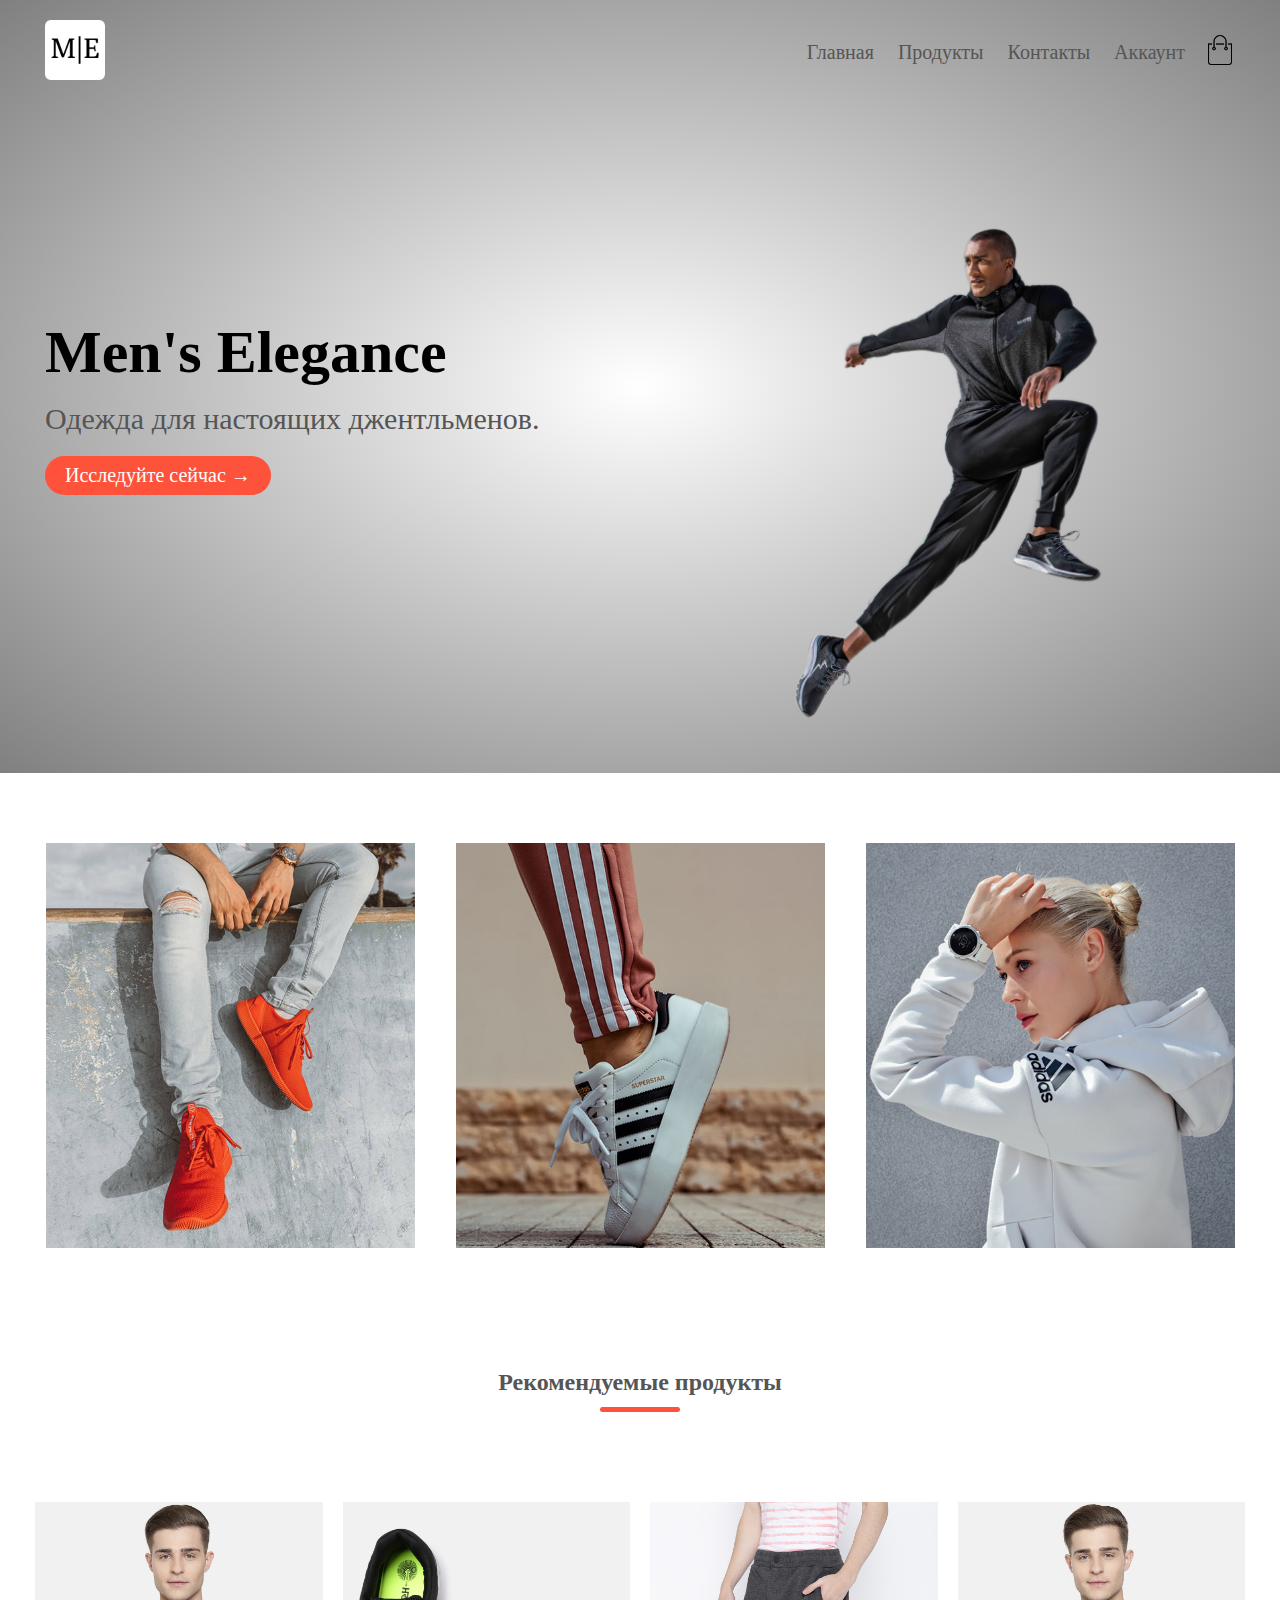
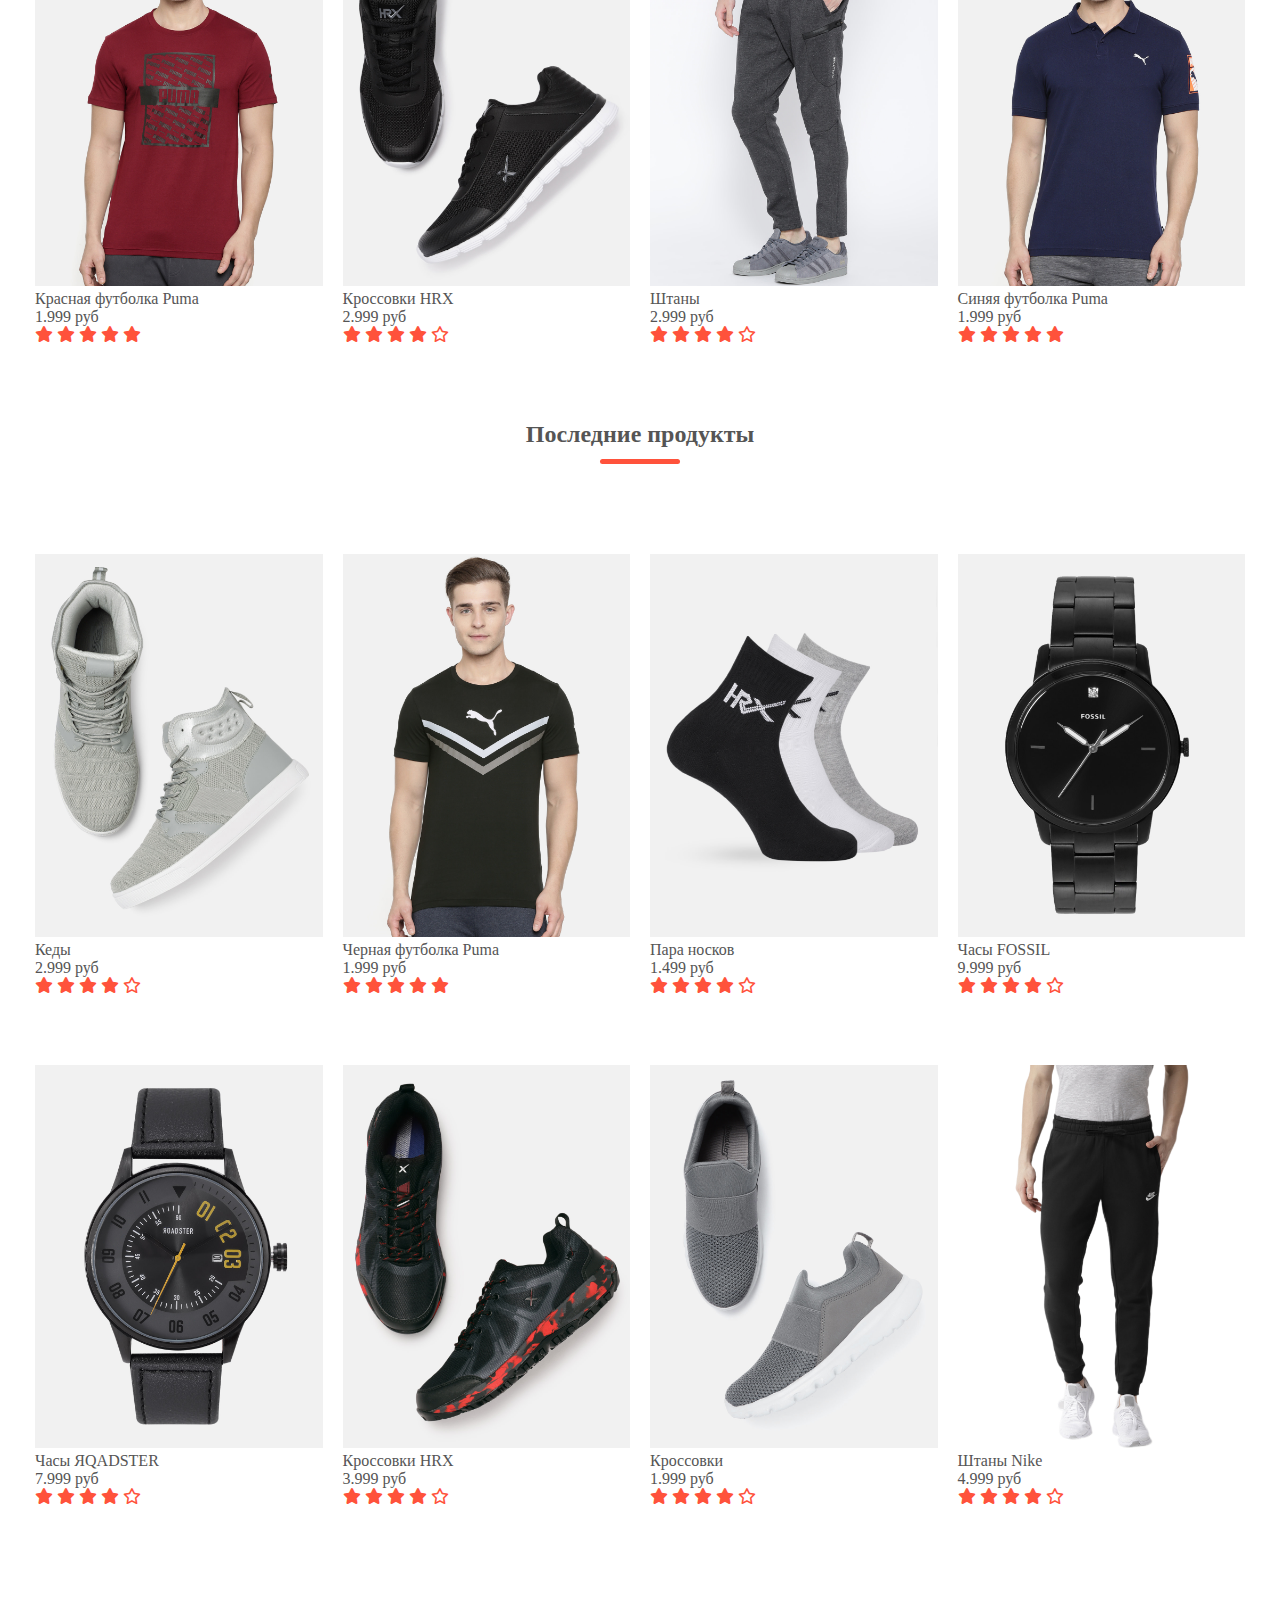
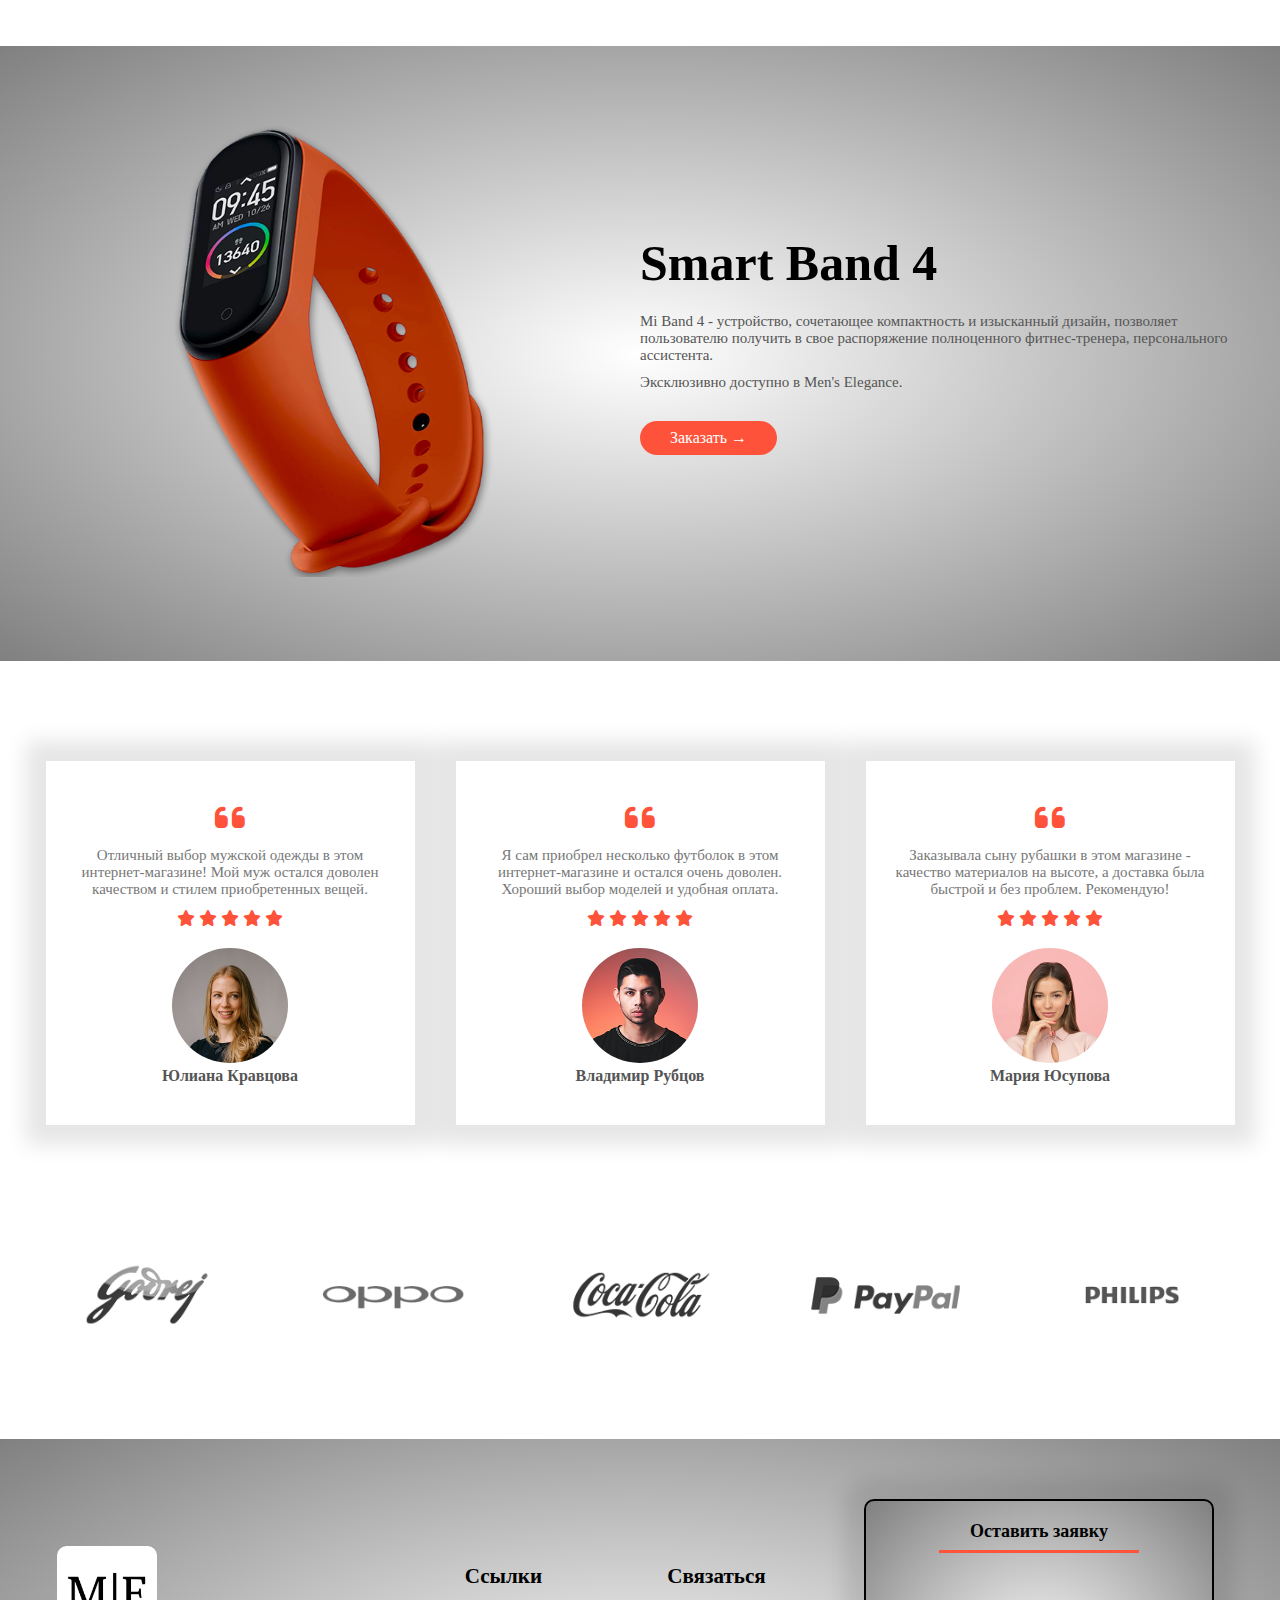
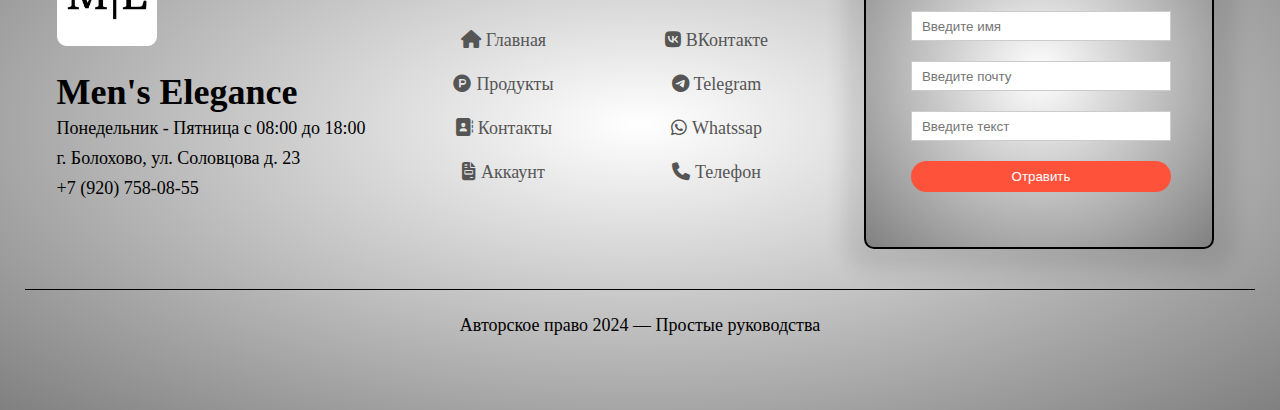
<file: index.html>
<!DOCTYPE html>
<html lang="en">
<head>
    <meta charset="UTF-8">
    <meta name="viewport" content="width=device-width, initial-scale=1.0">
    <link rel="stylesheet" href="style.css">
    <link rel="apple-touch-icon" sizes="180x180" href="favicons/apple-touch-icon.png">
    <link rel="icon" type="image/png" sizes="32x32" href="favicons/favicon-32x32.png">
    <link rel="icon" type="image/png" sizes="16x16" href="favicons/favicon-16x16.png">
    <link rel="manifest" href="favicons/site.webmanifest">
    <link rel="stylesheet" href="https://cdnjs.cloudflare.com/ajax/libs/font-awesome/6.5.1/css/all.min.css">
    <title>Men's Elegance</title>
</head>
<body>

    <!----- header section ------>

    <div class="header">

        <div class="container">

            <div class="navbar">
                <div class="logo">
                    <a href="index.html"><img src="images/logos.png" alt="logo" width="60px"></a>
                </div>
                <nav>
                    <ul id="MenuItems">
                        <li><a href="#">Главная</a></li>
                        <li><a href="products.html">Продукты</a></li>
                        <li><a id="contact">Контакты</a></li>
                        <li><a href="account.html">Аккаунт</a></li>
                    </ul>
                </nav>
                <a href="cart.html"><img src="images/cart.png" alt="cart" width="30px" height="30px"></a>
                <img src="images/menu.png" class="menu-icon" onclick="menutoggle()" alt="menu">
            </div>

            <div class="row">
                <div class="col-2">
                    <h1>Men's Elegance</h1>
                    <p>Одежда для настоящих джентльменов.</p>
                    <a class="btn" id="btn">Исследуйте сейчас &#8594;</a>
                </div>
                <div class="col-2">
                    <img src="images/image1.png" alt="image1">
                </div>
            </div>

        </div>

    </div>

    <!----- categories section ------>

    <div class="categories">
        
        <div class="small-container">
            <div class="row">
                <div class="col-3">
                    <img src="images/category-1.jpg" alt="category1">
                </div>
                <div class="col-3">
                    <img src="images/category-2.jpg" alt="category2">
                </div>
                <div class="col-3">
                    <img src="images/category-3.jpg" alt="category3">
                </div>
            </div>
        
        </div>

    </div>

    <!----- products section ------>

    <div class="small-container" id="products">

        <h2 class="title">Рекомендуемые продукты</h2>
        <div class="row">
            <div class="col-4">
                <a href="product.html"><img src="images/product-1.jpg" alt="product1"></a>
                <h4>Красная футболка Puma</h4>
                <p>1.999 руб</p>
                <div class="rating">
                    <i class="fa-solid fa-star"></i>
                    <i class="fa-solid fa-star"></i>
                    <i class="fa-solid fa-star"></i>
                    <i class="fa-solid fa-star"></i>
                    <i class="fa-solid fa-star"></i>
                </div>
            </div>
            <div class="col-4">
                <img src="images/product-2.jpg" alt="product2">
                <h4>Кроссовки HRX</h4>
                <p>2.999 руб</p>
                <div class="rating">
                    <i class="fa-solid fa-star"></i>
                    <i class="fa-solid fa-star"></i>
                    <i class="fa-solid fa-star"></i>
                    <i class="fa-solid fa-star"></i>
                    <i class="fa-regular fa-star"></i>
                </div>
            </div>
            <div class="col-4">
                <img src="images/product-3.jpg" alt="product3">
                <h4>Штаны</h4>
                <p>2.999 руб</p>
                <div class="rating">
                    <i class="fa-solid fa-star"></i>
                    <i class="fa-solid fa-star"></i>
                    <i class="fa-solid fa-star"></i>
                    <i class="fa-solid fa-star"></i>
                    <i class="fa-regular fa-star"></i>
                </div>
            </div>
            <div class="col-4">
                <img src="images/product-4.jpg" alt="product4">
                <h4>Синяя футболка Puma</h4>
                <p>1.999 руб</p>
                <div class="rating">
                    <i class="fa-solid fa-star"></i>
                    <i class="fa-solid fa-star"></i>
                    <i class="fa-solid fa-star"></i>
                    <i class="fa-solid fa-star"></i>
                    <i class="fa-solid fa-star"></i>
                </div>
            </div>
        </div>

        <h2 class="title">Последние продукты</h2>

        <div class="row">
            <div class="col-4">
                <img src="images/product-5.jpg" alt="product5">
                <h4>Кеды</h4>
                <p>2.999 руб</p>
                <div class="rating">
                    <i class="fa-solid fa-star"></i>
                    <i class="fa-solid fa-star"></i>
                    <i class="fa-solid fa-star"></i>
                    <i class="fa-solid fa-star"></i>
                    <i class="fa-regular fa-star"></i>
                </div>
            </div>
            <div class="col-4">
                <img src="images/product-6.jpg" alt="product6">
                <h4>Черная футболка Puma</h4>
                <p>1.999 руб</p>
                <div class="rating">
                    <i class="fa-solid fa-star"></i>
                    <i class="fa-solid fa-star"></i>
                    <i class="fa-solid fa-star"></i>
                    <i class="fa-solid fa-star"></i>
                    <i class="fa-solid fa-star"></i>
                </div>
            </div>
            <div class="col-4">
                <img src="images/product-7.jpg" alt="product7">
                <h4>Пара носков</h4>
                <p>1.499 руб</p>
                <div class="rating">
                    <i class="fa-solid fa-star"></i>
                    <i class="fa-solid fa-star"></i>
                    <i class="fa-solid fa-star"></i>
                    <i class="fa-solid fa-star"></i>
                    <i class="fa-regular fa-star"></i>
                </div>
            </div>
            <div class="col-4">
                <img src="images/product-8.jpg" alt="product8">
                <h4>Часы FOSSIL</h4>
                <p>9.999 руб</p>
                <div class="rating">
                    <i class="fa-solid fa-star"></i>
                    <i class="fa-solid fa-star"></i>
                    <i class="fa-solid fa-star"></i>
                    <i class="fa-solid fa-star"></i>
                    <i class="fa-regular fa-star"></i>
                </div>
            </div>
        </div>

        <div class="row">
            <div class="col-4">
                <img src="images/product-9.jpg" alt="product9">
                <h4>Часы ЯQADSTER</h4>
                <p>7.999 руб</p>
                <div class="rating">
                    <i class="fa-solid fa-star"></i>
                    <i class="fa-solid fa-star"></i>
                    <i class="fa-solid fa-star"></i>
                    <i class="fa-solid fa-star"></i>
                    <i class="fa-regular fa-star"></i>
                </div>
            </div>
            <div class="col-4">
                <img src="images/product-10.jpg" alt="product10">
                <h4>Кроссовки HRX</h4>
                <p>3.999 руб</p>
                <div class="rating">
                    <i class="fa-solid fa-star"></i>
                    <i class="fa-solid fa-star"></i>
                    <i class="fa-solid fa-star"></i>
                    <i class="fa-solid fa-star"></i>
                    <i class="fa-regular fa-star"></i>
                </div>
            </div>
            <div class="col-4">
                <img src="images/product-11.jpg" alt="product11">
                <h4>Кроссовки</h4>
                <p>1.999 руб</p>
                <div class="rating">
                    <i class="fa-solid fa-star"></i>
                    <i class="fa-solid fa-star"></i>
                    <i class="fa-solid fa-star"></i>
                    <i class="fa-solid fa-star"></i>
                    <i class="fa-regular fa-star"></i>
                </div>
            </div>
            <div class="col-4">
                <img src="images/product-12.png" alt="product12">
                <h4>Штаны Nike</h4>
                <p>4.999 руб</p>
                <div class="rating">
                    <i class="fa-solid fa-star"></i>
                    <i class="fa-solid fa-star"></i>
                    <i class="fa-solid fa-star"></i>
                    <i class="fa-solid fa-star"></i>
                    <i class="fa-regular fa-star"></i>
                </div>
            </div>
        </div>

    </div>

    <!----- offer section ------>

    <div class="offer">
        
        <div class="small-container">
            <div class="row">
                <div class="col-2">
                    <img src="images/exclusive.png" class="offer-img" alt="exclusive">
                </div>
                <div class="col-2">
                    <h1>Smart Band 4</h1>
                    <p>Mi Band 4 - устройство, сочетающее компактность и изысканный дизайн, позволяет пользователю получить в свое распоряжение полноценного фитнес-тренера, персонального ассистента.</p>
                    <p>Эксклюзивно доступно в Men's Elegance.</p>
                    <a href="#" class="btn">Заказать &#8594;</a>
                </div>
            </div>
        </div>

    </div>

    <!----- testimonial section ------>

    <div class="testimonial">

        <div class="small-container">

            <div class="row">
                <div class="col-3">
                    <i class="fa-solid fa-quote-left"></i>
                    <p>Отличный выбор мужской одежды в этом интернет-магазине! Мой муж остался доволен качеством и стилем приобретенных вещей.</p>
                    <div class="rating">
                        <i class="fa-solid fa-star"></i>
                        <i class="fa-solid fa-star"></i>
                        <i class="fa-solid fa-star"></i>
                        <i class="fa-solid fa-star"></i>
                        <i class="fa-solid fa-star"></i>
                    </div>
                    <img src="images/user-1.png" alt="user1">
                    <h3>Юлиана Кравцова</h3>
                </div>
                <div class="col-3">
                    <i class="fa-solid fa-quote-left"></i>
                    <p>Я сам приобрел несколько футболок в этом интернет-магазине и остался очень доволен. Хороший выбор моделей и удобная оплата.</p>
                    <div class="rating">
                        <i class="fa-solid fa-star"></i>
                        <i class="fa-solid fa-star"></i>
                        <i class="fa-solid fa-star"></i>
                        <i class="fa-solid fa-star"></i>
                        <i class="fa-solid fa-star"></i>
                    </div>
                    <img src="images/user-2.png" alt="user2">
                    <h3>Владимир Рубцов</h3>
                </div>
                <div class="col-3">
                    <i class="fa-solid fa-quote-left"></i>
                    <p>Заказывала сыну рубашки в этом магазине - качество материалов на высоте, а доставка была быстрой и без проблем. Рекомендую!</p>
                    <div class="rating">
                        <i class="fa-solid fa-star"></i>
                        <i class="fa-solid fa-star"></i>
                        <i class="fa-solid fa-star"></i>
                        <i class="fa-solid fa-star"></i>
                        <i class="fa-solid fa-star"></i>
                    </div>
                    <img src="images/user-3.png" alt="user3">
                    <h3>Мария Юсупова</h3>
                </div>
            </div>

        </div>

    </div>

    <!----- brands section ------>

    <div class="brands">

        <div class="small-container">

            <div class="row">
                <div class="col-5">
                    <img src="images/logo-godrej.png" alt="logo1">
                </div>
                <div class="col-5">
                    <img src="images/logo-oppo.png" alt="logo2">
                </div>
                <div class="col-5">
                    <img src="images/logo-coca-cola.png" alt="logo3">
                </div>
                <div class="col-5">
                    <img src="images/logo-paypal.png" alt="logo4">
                </div>
                <div class="col-5">
                    <img src="images/logo-philips.png" alt="logo5">
                </div>
            </div>

        </div>

    </div>

    <!----- footer section ------>

    <div class="footer" id="footer">
        <div class="container">
            <div class="row">
                <div class="footer-col-2">
                    <a href="index.html"><img src="images/logos.png" alt="logos"></a>
                    <h1>Men's Elegance</h1>
                    <p>Понедельник - Пятница с 08:00 до 18:00</p>
                    <p>г. Болохово, ул. Соловцова д. 23</p>
                    <p>+7 (920) 758-08-55</p>
               </div>
                <div class="footer-col-3">
                    <h3>Ссылки</h3>
                    <ul>
                        <li><a href="#"><i class="fa-solid fa-house"></i>Главная</a></li>
                        <li><a href="products.html"><i class="fa-brands fa-product-hunt"></i>Продукты</a></li>
                        <li><a href="#"><i class="fa-solid fa-address-book"></i>Контакты</a></li>
                        <li><a href="account.html"><i class="fa-solid fa-file-invoice"></i>Аккаунт</a></li>
                    </ul>
                </div>
                <div class="footer-col-4">
                    <h3>Связаться</h3>
                    <ul>
                        <li><a href="https://vk.com/nn1les" target="_blank"><i class="fa-brands fa-vk"></i>ВКонтакте</a></li>
                        <li><a href="https://t.me/nn1les" target="_blank"><i class="fa-brands fa-telegram"></i>Telegram</a></li>
                        <li><a href="https://api.whatsapp.com/send?phone=79207580855" target="_blank"><i class="fa-brands fa-whatsapp"></i>Whatssap</a></li>
                        <li><a href="tel:+79207580855"><i class="fa-solid fa-phone"></i>Телефон</a></li>
                    </ul>
                </div>
                <div class="footer-col-1">
                    
                    <div class="form-containers">
                        <div class="form-btn">
                            <span>Оставить заявку</span>
                            <hr id="Indicators">
                        </div> 
                        <form method="post" action="sms.php">
                            <input type="text" placeholder="Введите имя" name="name">
                            <input type="email" placeholder="Введите почту" name="email">
                            <input type="text" placeholder="Введите текст" name="soob">
                            <button type="submit" class="btn">Отравить</button>
                        </form>
            
                      </div>
                      
                </div>
            </div>
            <hr>
            <p class="copyright">Авторское право 2024 — Простые руководства</p>
        </div>
    </div>

    <script>

        var MenuItems = document.getElementById("MenuItems");
        MenuItems.style.maxHeight = "0px";
        function menutoggle() {
            if(MenuItems.style.maxHeight == "0px")
                {
                    MenuItems.style.maxHeight = "200px";
                }
            else
                {
                    MenuItems.style.maxHeight = "0px";
                }
        }
    
        </script>
        
        <script>
    
        document.getElementById("btn").onclick = function ()  {
            document.getElementById("products").scrollIntoView({behavior: "smooth"});
        }
    
        document.getElementById("contact").onclick = function ()  {
            document.getElementById("footer").scrollIntoView({behavior: "smooth"});
        }
    
        </script>
    
        <script>
    
        var LoginForm = document.getElementById("LoginForm");
        var RegForm = document.getElementById("RegForm");
        var Indicator = document.getElementById("Indicator");
    
        function register() {
            RegForm.style.transform = "translateX(0px)";
            LoginForm.style.transform = "translateX(0px)";
            Indicator.style.transform = "translateX(100px)";
        }
    
        function login() {
            RegForm.style.transform = "translateX(300px)";
            LoginForm.style.transform = "translateX(300px)";
            Indicator.style.transform = "translateX(0px)";
        }
    
        </script>

</body>
</html>
</file>
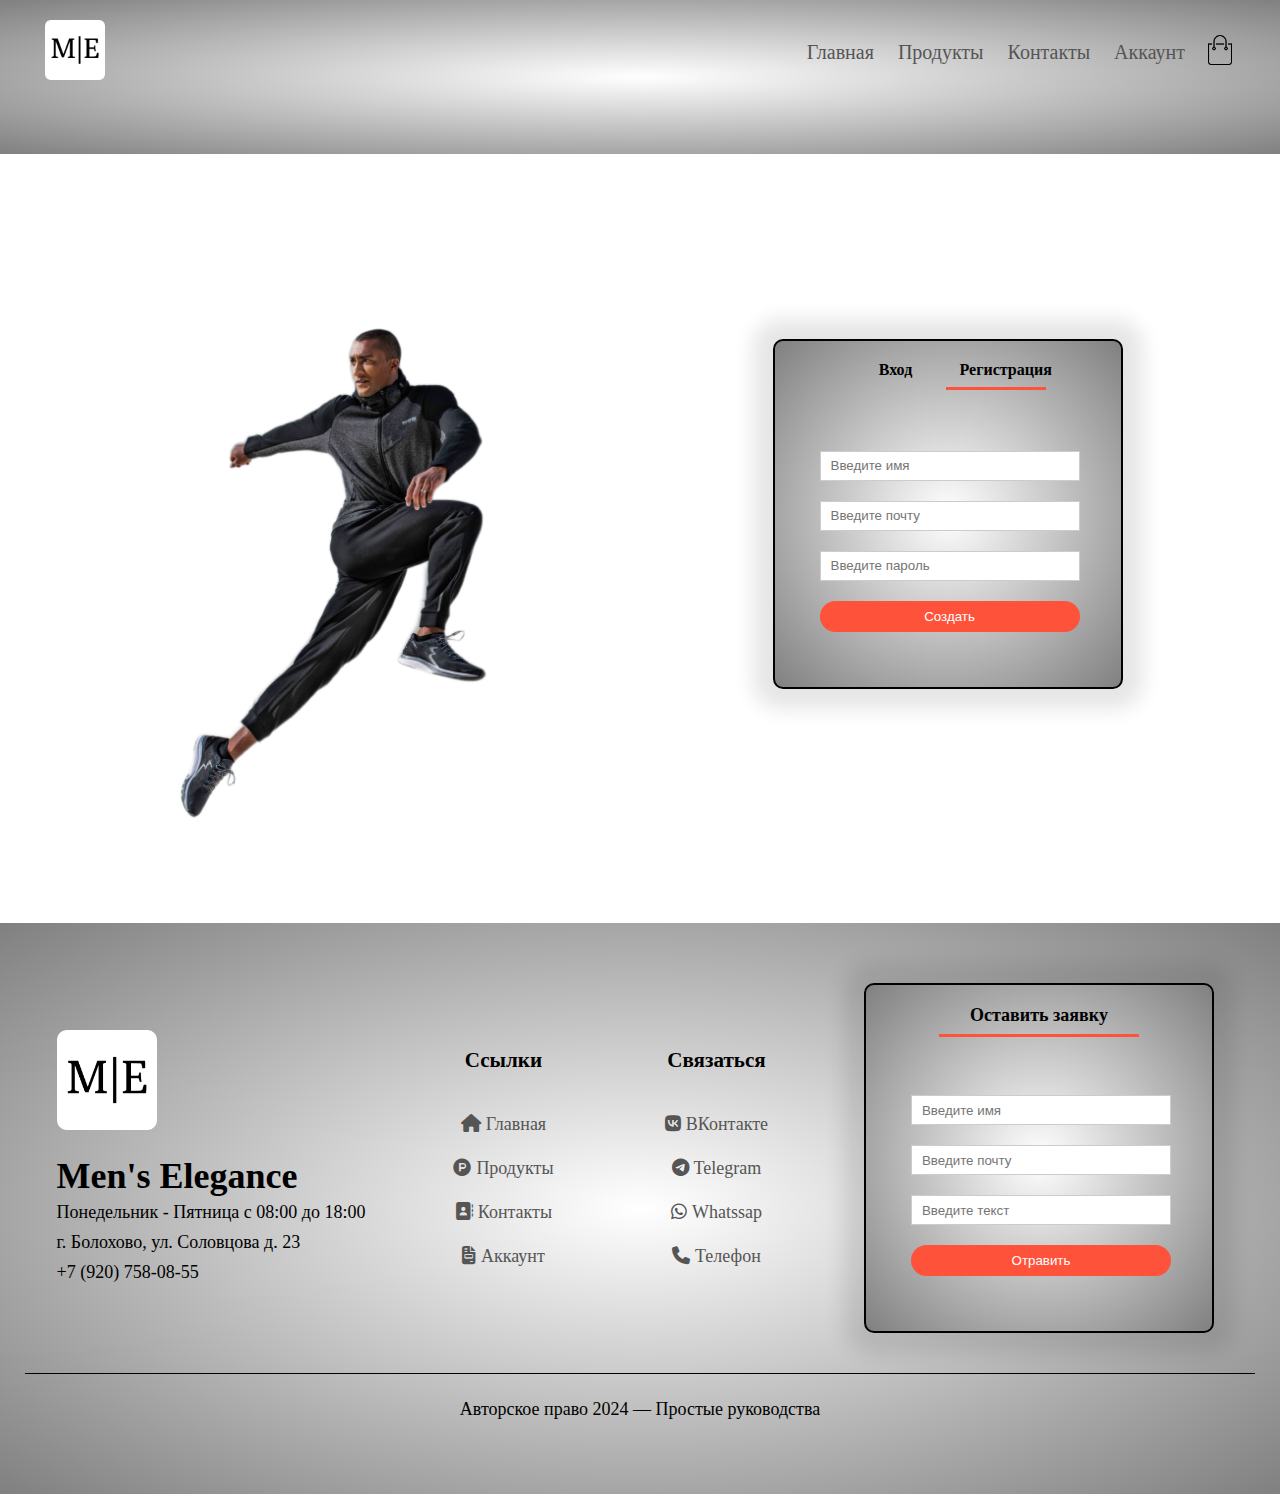
<file: account.html>
<!DOCTYPE html>
<html lang="en">
<head>
    <meta charset="UTF-8">
    <meta name="viewport" content="width=device-width, initial-scale=1.0">
    <link rel="stylesheet" href="style.css">
    <link rel="stylesheet" href="https://cdnjs.cloudflare.com/ajax/libs/font-awesome/6.5.1/css/all.min.css">
    <title>Men's Elegance</title>
</head>
<body>

    <!----- header section ------>

    <header style="background: radial-gradient(#fff, gray);">
        <div class="container">

            <div class="navbar">
                <div class="logo">
                    <a href="index.html"><img src="images/logos.png" alt="logo" width="60px"></a>
                </div>
                <nav>
                    <ul id="MenuItems">
                        <li><a href="index.html">Главная</a></li>
                        <li><a href="products.html">Продукты</a></li>
                        <li><a id="contact">Контакты</a></li>
                        <li><a href="#">Аккаунт</a></li>
                    </ul>
                </nav>
                <a href="cart.html"><img src="images/cart.png" alt="cart" width="30px" height="30px"></a>
                <img src="images/menu.png" class="menu-icon" onclick="menutoggle()" alt="menu">
            </div>

        </div>
    </header>

    <!----- account section ------>

    <div class="account-page">
        <div class="container">
            <div class="row">
                <div class="col-2">
                    <img src="images/image1.png" alt="image1" width="100%">
                </div>
                <div class="col-2">
                    <div class="form-container">
                        <div class="form-btn">
                            <span onclick="login()">Вход</span>
                            <span onclick="register()">Регистрация</span>
                            <hr id="Indicator">
                        </div>
                        <form id="LoginForm">
                            <input type="text" placeholder="Введите имя" name="name">
                            <input type="password" placeholder="Введите пароль" name="password">
                            <button type="submit" class="btn">Войти</button>
                            <a href="#">Восстановить пароль</a>
                        </form>  
                        <form id="RegForm" method="post" action="account.php">
                            <input type="text" placeholder="Введите имя" name="name">
                            <input type="email" placeholder="Введите почту" name="email">
                            <input type="password" placeholder="Введите пароль" name="password">
                            <button type="submit" class="btn">Создать</button>
                        </form>  
                    </div>
                </div>
            </div>
        </div>
    </div>

    <div class="footer" id="footer">
        <div class="container">
            <div class="row">
                <div class="footer-col-2">
                    <a href="index.html"><img src="images/logos.png" alt="logos"></a>
                    <h1>Men's Elegance</h1>
                    <p>Понедельник - Пятница с 08:00 до 18:00</p>
                    <p>г. Болохово, ул. Соловцова д. 23</p>
                    <p>+7 (920) 758-08-55</p>
               </div>
                <div class="footer-col-3">
                    <h3>Ссылки</h3>
                    <ul>
                        <li><a href="index.html"><i class="fa-solid fa-house"></i>Главная</a></li>
                        <li><a href="products.html"><i class="fa-brands fa-product-hunt"></i>Продукты</a></li>
                        <li><a href="#"><i class="fa-solid fa-address-book"></i>Контакты</a></li>
                        <li><a href="#"><i class="fa-solid fa-file-invoice"></i>Аккаунт</a></li>
                    </ul>
                </div>
                <div class="footer-col-4">
                    <h3>Связаться</h3>
                    <ul>
                        <li><a href="https://vk.com/nn1les" target="_blank"><i class="fa-brands fa-vk"></i>ВКонтакте</a></li>
                        <li><a href="https://t.me/nn1les" target="_blank"><i class="fa-brands fa-telegram"></i>Telegram</a></li>
                        <li><a href="https://api.whatsapp.com/send?phone=79207580855" target="_blank"><i class="fa-brands fa-whatsapp"></i>Whatssap</a></li>
                        <li><a href="tel:+79207580855"><i class="fa-solid fa-phone"></i>Телефон</a></li>
                    </ul>
                </div>
                <div class="footer-col-1">
                    
                    <div class="form-containers">
                        <div class="form-btn">
                            <span>Оставить заявку</span>
                            <hr id="Indicators">
                        </div> 
                        <form method="post" action="sms.php">
                            <input type="text" placeholder="Введите имя" name="name">
                            <input type="email" placeholder="Введите почту" name="email">
                            <input type="text" placeholder="Введите текст" name="text">
                            <button type="submit" class="btn">Отравить</button>
                        </form>
            
                      </div>

                </div>
            </div>
            <hr>
            <p class="copyright">Авторское право 2024 — Простые руководства</p>
        </div>
    </div>

    <script>

    var MenuItems = document.getElementById("MenuItems");
    MenuItems.style.maxHeight = "0px";
    function menutoggle() {
        if(MenuItems.style.maxHeight == "0px")
            {
                MenuItems.style.maxHeight = "200px";
            }
        else
            {
                MenuItems.style.maxHeight = "0px";
            }
    }

    </script>
    
    <script>

    document.getElementById("btn").onclick = function ()  {
        document.getElementById("products").scrollIntoView({behavior: "smooth"});
    }

    document.getElementById("contact").onclick = function ()  {
        document.getElementById("footer").scrollIntoView({behavior: "smooth"});
    }

    </script>

    <script>

    var LoginForm = document.getElementById("LoginForm");
    var RegForm = document.getElementById("RegForm");
    var Indicator = document.getElementById("Indicator");

    function register() {
        RegForm.style.transform = "translateX(0px)";
        LoginForm.style.transform = "translateX(0px)";
        Indicator.style.transform = "translateX(100px)";
    }

    function login() {
        RegForm.style.transform = "translateX(325px)";
        LoginForm.style.transform = "translateX(325px)";
        Indicator.style.transform = "translateX(0px)";
    }

    </script>

</body>
</html>
</file>
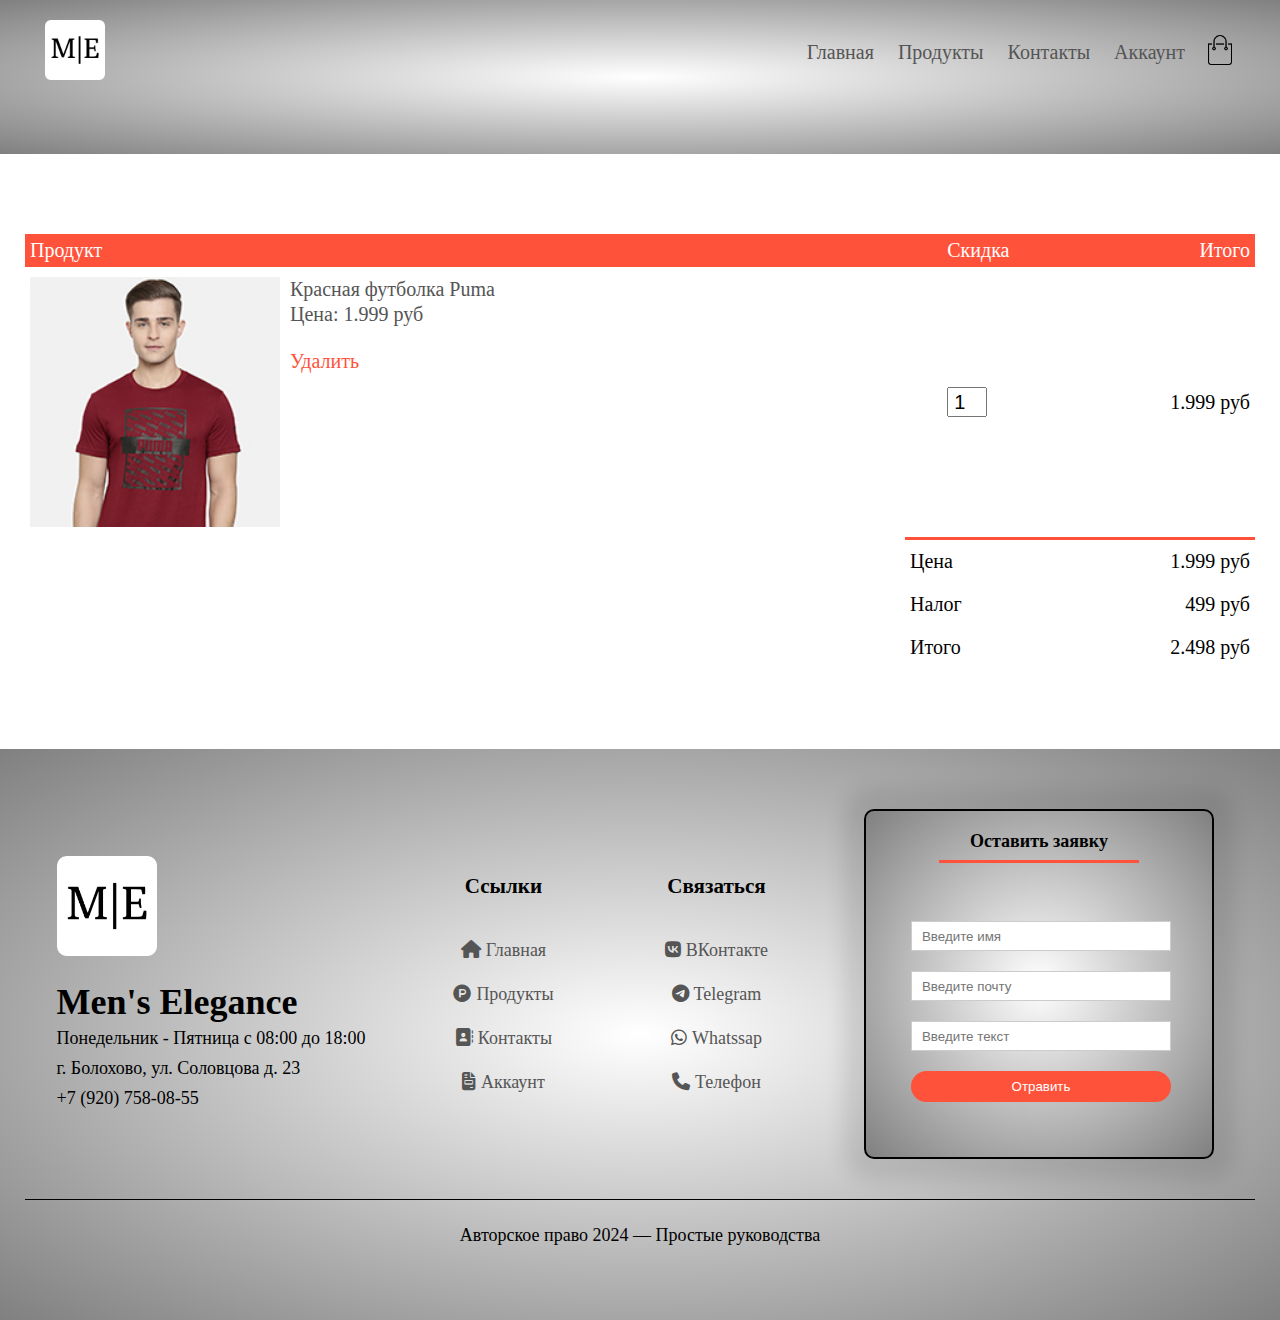
<file: cart.html>
<!DOCTYPE html>
<html lang="en">
<head>
    <meta charset="UTF-8">
    <meta name="viewport" content="width=device-width, initial-scale=1.0">
    <link rel="stylesheet" href="style.css">
    <link rel="stylesheet" href="https://cdnjs.cloudflare.com/ajax/libs/font-awesome/6.5.1/css/all.min.css">
    <title>Men's Elegance</title>
</head>
<body>

    <!----- header section ------>

    <header style="background: radial-gradient(#fff, gray); width: 100%;">
        <div class="container">

            <div class="navbar">
                <div class="logo">
                    <a href="index.html"><img src="images/logos.png" alt="logo" width="60px"></a>
                </div>
                <nav>
                    <ul id="MenuItems">
                        <li><a href="index.html">Главная</a></li>
                        <li><a href="products.html">Продукты</a></li>
                        <li><a id="contact">Контакты</a></li>
                        <li><a href="account.html">Аккаунт</a></li>
                    </ul>
                </nav>
                <a href="cart.html"><img src="images/cart.png" alt="cart" width="30px" height="30px"></a>
                <img src="images/menu.png" class="menu-icon" onclick="menutoggle()" alt="menu">
            </div>

        </div>
    </header>

    <!----- cart section ------>

    <div class="small-container cart-page">

        <table>
            <tr>
                <th>Продукт</th>
                <th>Скидка</th>
                <th>Итого</th>
            </tr>
            <tr>
                <td>
                    <div class="cart-info">
                        <img src="images/buy-1.jpg" alt="buy-1">
                        <div>
                            <p>Красная футболка Puma</p>
                            <p>Цена: 1.999 руб</p>
                            <br>
                            <a href="#">Удалить</a>
                        </div>
                    </div>
                </td>
                <td><input type="number" value="1"></td>
                <td>1.999 руб</td>
            </tr>
        </table>

        <div class="total-price">

            <table>
                <tr>
                    <td>Цена</td>
                    <td>1.999 руб</td>
                </tr>
                <tr>
                    <td>Налог</td>
                    <td>499 руб</td>
                </tr>
                <tr>
                    <td>Итого</td>
                    <td>2.498 руб</td>
                </tr>
            </table>

        </div>

    </div>

    <div class="footer" id="footer">
        <div class="container">
            <div class="row">
                <div class="footer-col-2">
                    <a href="index.html"><img src="images/logos.png" alt="logos"></a>
                    <h1>Men's Elegance</h1>
                    <p>Понедельник - Пятница с 08:00 до 18:00</p>
                    <p>г. Болохово, ул. Соловцова д. 23</p>
                    <p>+7 (920) 758-08-55</p>
               </div>
                <div class="footer-col-3">
                    <h3>Ссылки</h3>
                    <ul>
                        <li><a href="index.html"><i class="fa-solid fa-house"></i>Главная</a></li>
                        <li><a href="products.html"><i class="fa-brands fa-product-hunt"></i>Продукты</a></li>
                        <li><a href="#"><i class="fa-solid fa-address-book"></i>Контакты</a></li>
                        <li><a href="account.html"><i class="fa-solid fa-file-invoice"></i>Аккаунт</a></li>
                    </ul>
                </div>
                <div class="footer-col-4">
                    <h3>Связаться</h3>
                    <ul>
                        <li><a href="https://vk.com/nn1les" target="_blank"><i class="fa-brands fa-vk"></i>ВКонтакте</a></li>
                        <li><a href="https://t.me/nn1les" target="_blank"><i class="fa-brands fa-telegram"></i>Telegram</a></li>
                        <li><a href="https://api.whatsapp.com/send?phone=79207580855" target="_blank"><i class="fa-brands fa-whatsapp"></i>Whatssap</a></li>
                        <li><a href="tel:+79207580855"><i class="fa-solid fa-phone"></i>Телефон</a></li>
                    </ul>
                </div>
                <div class="footer-col-1">
                    
                    <div class="form-containers">
                        <div class="form-btn">
                            <span>Оставить заявку</span>
                            <hr id="Indicators">
                        </div> 
                        <form method="post" action="sms.php">
                            <input type="text" placeholder="Введите имя" name="name">
                            <input type="email" placeholder="Введите почту" name="email">
                            <input type="text" placeholder="Введите текст" name="text">
                            <button type="submit" class="btn">Отравить</button>
                        </form>
            
                      </div>
                      
                </div>
            </div>
            <hr>
            <p class="copyright">Авторское право 2024 — Простые руководства</p>
        </div>
    </div>

    <script>

        var MenuItems = document.getElementById("MenuItems");
        MenuItems.style.maxHeight = "0px";
        function menutoggle() {
            if(MenuItems.style.maxHeight == "0px")
                {
                    MenuItems.style.maxHeight = "200px";
                }
            else
                {
                    MenuItems.style.maxHeight = "0px";
                }
        }
    
        </script>
        
        <script>
    
        document.getElementById("btn").onclick = function ()  {
            document.getElementById("products").scrollIntoView({behavior: "smooth"});
        }
    
        document.getElementById("contact").onclick = function ()  {
            document.getElementById("footer").scrollIntoView({behavior: "smooth"});
        }
    
        </script>
    
        <script>
    
        var LoginForm = document.getElementById("LoginForm");
        var RegForm = document.getElementById("RegForm");
        var Indicator = document.getElementById("Indicator");
    
        function register() {
            RegForm.style.transform = "translateX(0px)";
            LoginForm.style.transform = "translateX(0px)";
            Indicator.style.transform = "translateX(100px)";
        }
    
        function login() {
            RegForm.style.transform = "translateX(300px)";
            LoginForm.style.transform = "translateX(300px)";
            Indicator.style.transform = "translateX(0px)";
        }
    
        </script>

</body>
</html>
</file>
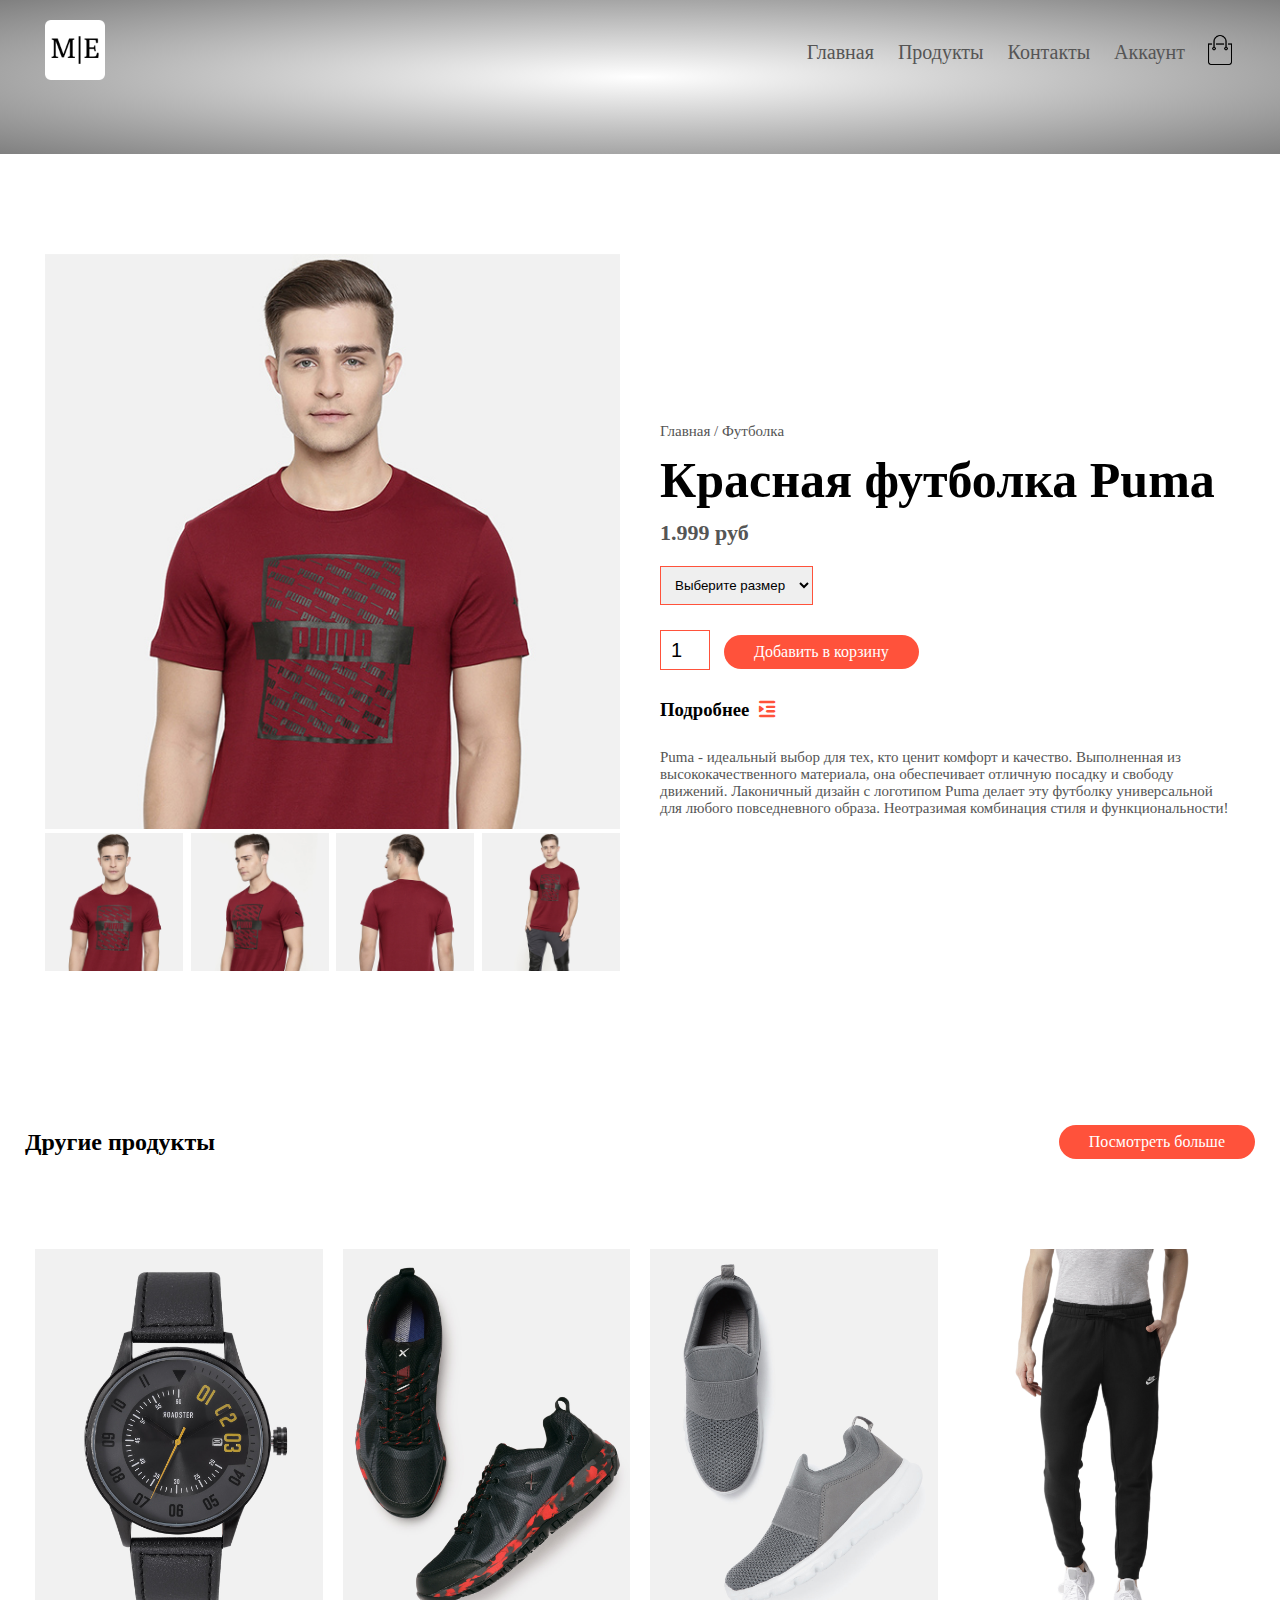
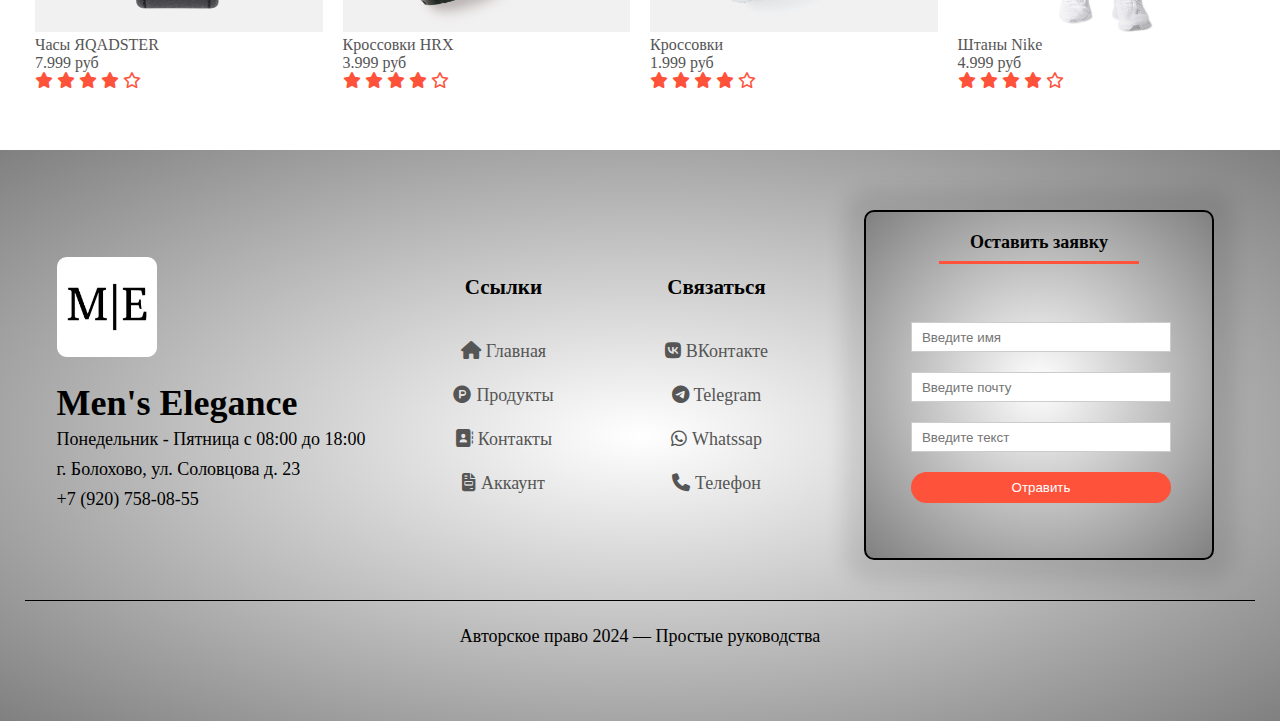
<file: product.html>
<!DOCTYPE html>
<html lang="en">
<head>
    <meta charset="UTF-8">
    <meta name="viewport" content="width=device-width, initial-scale=1.0">
    <link rel="stylesheet" href="style.css">
    <link rel="stylesheet" href="https://cdnjs.cloudflare.com/ajax/libs/font-awesome/6.5.1/css/all.min.css">
    <title>Men's Elegance</title>
</head>
<body>

    <!----- header section ------>

    <header style="background: radial-gradient(#fff, gray); width: 100%;">
        <div class="container">

            <div class="navbar">
                <div class="logo">
                    <a href="index.html"><img src="images/logos.png" alt="logo" width="60px"></a>
                </div>
                <nav>
                    <ul id="MenuItems">
                        <li><a href="index.html">Главная</a></li>
                        <li><a href="products.html">Продукты</a></li>
                        <li><a id="contact">Контакты</a></li>
                        <li><a href="account.html">Аккаунт</a></li>
                    </ul>
                </nav>
                <a href="cart.html"><img src="images/cart.png" alt="cart" width="30px" height="30px"></a>
                <img src="images/menu.png" class="menu-icon" onclick="menutoggle()" alt="menu">
            </div>

        </div>
    </header>

    
    <!----- product section ------>

    <div class="small-container single-product">

        <div class="row">
            <div class="col-2">
                <img src="images/gallery-1.jpg" alt="gallery1" width="100%" id="ProductImg">
                <div class="small-img-row">
                    <div class="small-img-row">
                        <div class="small-img-col">
                            <img src="images/gallery-1.jpg" alt="gallery1" width="100%" class="small-img">
                        </div>
                        <div class="small-img-col">
                            <img src="images/gallery-2.jpg" alt="gallery2" width="100%" class="small-img">
                        </div>
                        <div class="small-img-col">
                            <img src="images/gallery-3.jpg" alt="gallery3" width="100%" class="small-img">
                        </div>
                        <div class="small-img-col">
                            <img src="images/gallery-4.jpg" alt="gallery4" width="100%" class="small-img">
                        </div>
                    </div>
                </div>
            </div>
            <div class="col-2">
                <p>Главная / Футболка</p>
                <h1>Красная футболка Puma</h1>
                <h4>1.999 руб</h4>
                <select>
                    <option>Выберите размер</option>
                    <option>XXL</option>
                    <option>XL</option>
                    <option>Large</option>
                    <option>Medium</option>
                    <option>Small</option>
                </select>
                <input type="number" value="1">
                <a href="cart.html" class="btn">Добавить в корзину</a>
                <h3>Подробнее<i class="fa-solid fa-indent"></i></h3>
                <br>
                <p>Puma - идеальный выбор для тех, кто ценит комфорт и качество. Выполненная из высококачественного материала, она обеспечивает отличную посадку и свободу движений. Лаконичный дизайн с логотипом Puma делает эту футболку универсальной для любого повседневного образа. Неотразимая комбинация стиля и функциональности!</p>
            </div>
        </div>

    </div>

    <!----- title section ------>

    <div class="small-container">
        <div class="row row-2">
            <h2>Другие продукты</h2>
            <a href="products.html" class="btn"><p>Посмотреть больше</p></a>
        </div>
    </div>
    
    <!----- products section ------>

    <div class="small-container">
        
        <div class="row">
            <div class="col-4">
                <img src="images/product-9.jpg" alt="product9">
                <h4>Часы ЯQADSTER</h4>
                <p>7.999 руб</p>
                <div class="rating">
                    <i class="fa-solid fa-star"></i>
                    <i class="fa-solid fa-star"></i>
                    <i class="fa-solid fa-star"></i>
                    <i class="fa-solid fa-star"></i>
                    <i class="fa-regular fa-star"></i>
                </div>
            </div>
            <div class="col-4">
                <img src="images/product-10.jpg" alt="product10">
                <h4>Кроссовки HRX</h4>
                <p>3.999 руб</p>
                <div class="rating">
                    <i class="fa-solid fa-star"></i>
                    <i class="fa-solid fa-star"></i>
                    <i class="fa-solid fa-star"></i>
                    <i class="fa-solid fa-star"></i>
                    <i class="fa-regular fa-star"></i>
                </div>
            </div>
            <div class="col-4">
                <img src="images/product-11.jpg" alt="product11">
                <h4>Кроссовки</h4>
                <p>1.999 руб</p>
                <div class="rating">
                    <i class="fa-solid fa-star"></i>
                    <i class="fa-solid fa-star"></i>
                    <i class="fa-solid fa-star"></i>
                    <i class="fa-solid fa-star"></i>
                    <i class="fa-regular fa-star"></i>
                </div>
            </div>
            <div class="col-4">
                <img src="images/product-12.png" alt="product12">
                <h4>Штаны Nike</h4>
                <p>4.999 руб</p>
                <div class="rating">
                    <i class="fa-solid fa-star"></i>
                    <i class="fa-solid fa-star"></i>
                    <i class="fa-solid fa-star"></i>
                    <i class="fa-solid fa-star"></i>
                    <i class="fa-regular fa-star"></i>
                </div>
            </div>

        </div>

    </div>

    <div class="footer" id="footer">
        <div class="container">
            <div class="row">
                <div class="footer-col-2">
                    <a href="index.html"><img src="images/logos.png" alt="logos"></a>
                    <h1>Men's Elegance</h1>
                    <p>Понедельник - Пятница с 08:00 до 18:00</p>
                    <p>г. Болохово, ул. Соловцова д. 23</p>
                    <p>+7 (920) 758-08-55</p>
               </div>
                <div class="footer-col-3">
                    <h3>Ссылки</h3>
                    <ul>
                        <li><a href="index.html"><i class="fa-solid fa-house"></i>Главная</a></li>
                        <li><a href="products.html"><i class="fa-brands fa-product-hunt"></i>Продукты</a></li>
                        <li><a href="#"><i class="fa-solid fa-address-book"></i>Контакты</a></li>
                        <li><a href="account.html"><i class="fa-solid fa-file-invoice"></i>Аккаунт</a></li>
                    </ul>
                </div>
                <div class="footer-col-4">
                    <h3>Связаться</h3>
                    <ul>
                        <li><a href="https://vk.com/nn1les" target="_blank"><i class="fa-brands fa-vk"></i>ВКонтакте</a></li>
                        <li><a href="https://t.me/nn1les" target="_blank"><i class="fa-brands fa-telegram"></i>Telegram</a></li>
                        <li><a href="https://api.whatsapp.com/send?phone=79207580855" target="_blank"><i class="fa-brands fa-whatsapp"></i>Whatssap</a></li>
                        <li><a href="tel:+79207580855"><i class="fa-solid fa-phone"></i>Телефон</a></li>
                    </ul>
                </div>
                <div class="footer-col-1">
                    
                    <div class="form-containers">
                        <div class="form-btn">
                            <span>Оставить заявку</span>
                            <hr id="Indicators">
                        </div> 
                        <form method="post" action="sms.php">
                            <input type="text" placeholder="Введите имя" name="name">
                            <input type="email" placeholder="Введите почту" name="email">
                            <input type="text" placeholder="Введите текст" name="text">
                            <button type="submit" class="btn">Отравить</button>
                        </form>
            
                      </div>
                      
                </div>
            </div>
            <hr>
            <p class="copyright">Авторское право 2024 — Простые руководства</p>
        </div>
    </div>

    <script>

    var ProductImg = document.getElementById("ProductImg");
    var SmallImg = document.getElementsByClassName("small-img");

    SmallImg[0].onclick = function() 
    {
        ProductImg.src = SmallImg[0].src;
    }

    SmallImg[1].onclick = function() 
    {
        ProductImg.src = SmallImg[1].src;
    }

    SmallImg[2].onclick = function() 
    {
        ProductImg.src = SmallImg[2].src;
    }

    SmallImg[3].onclick = function() 
    {
        ProductImg.src = SmallImg[3].src;
    }
        
    </script>
            
    <script>
        
    document.getElementById("contact").onclick = function ()  {
        document.getElementById("footer").scrollIntoView({behavior: "smooth"});
    }
        
    </script>
    
</body>
</html>
</file>
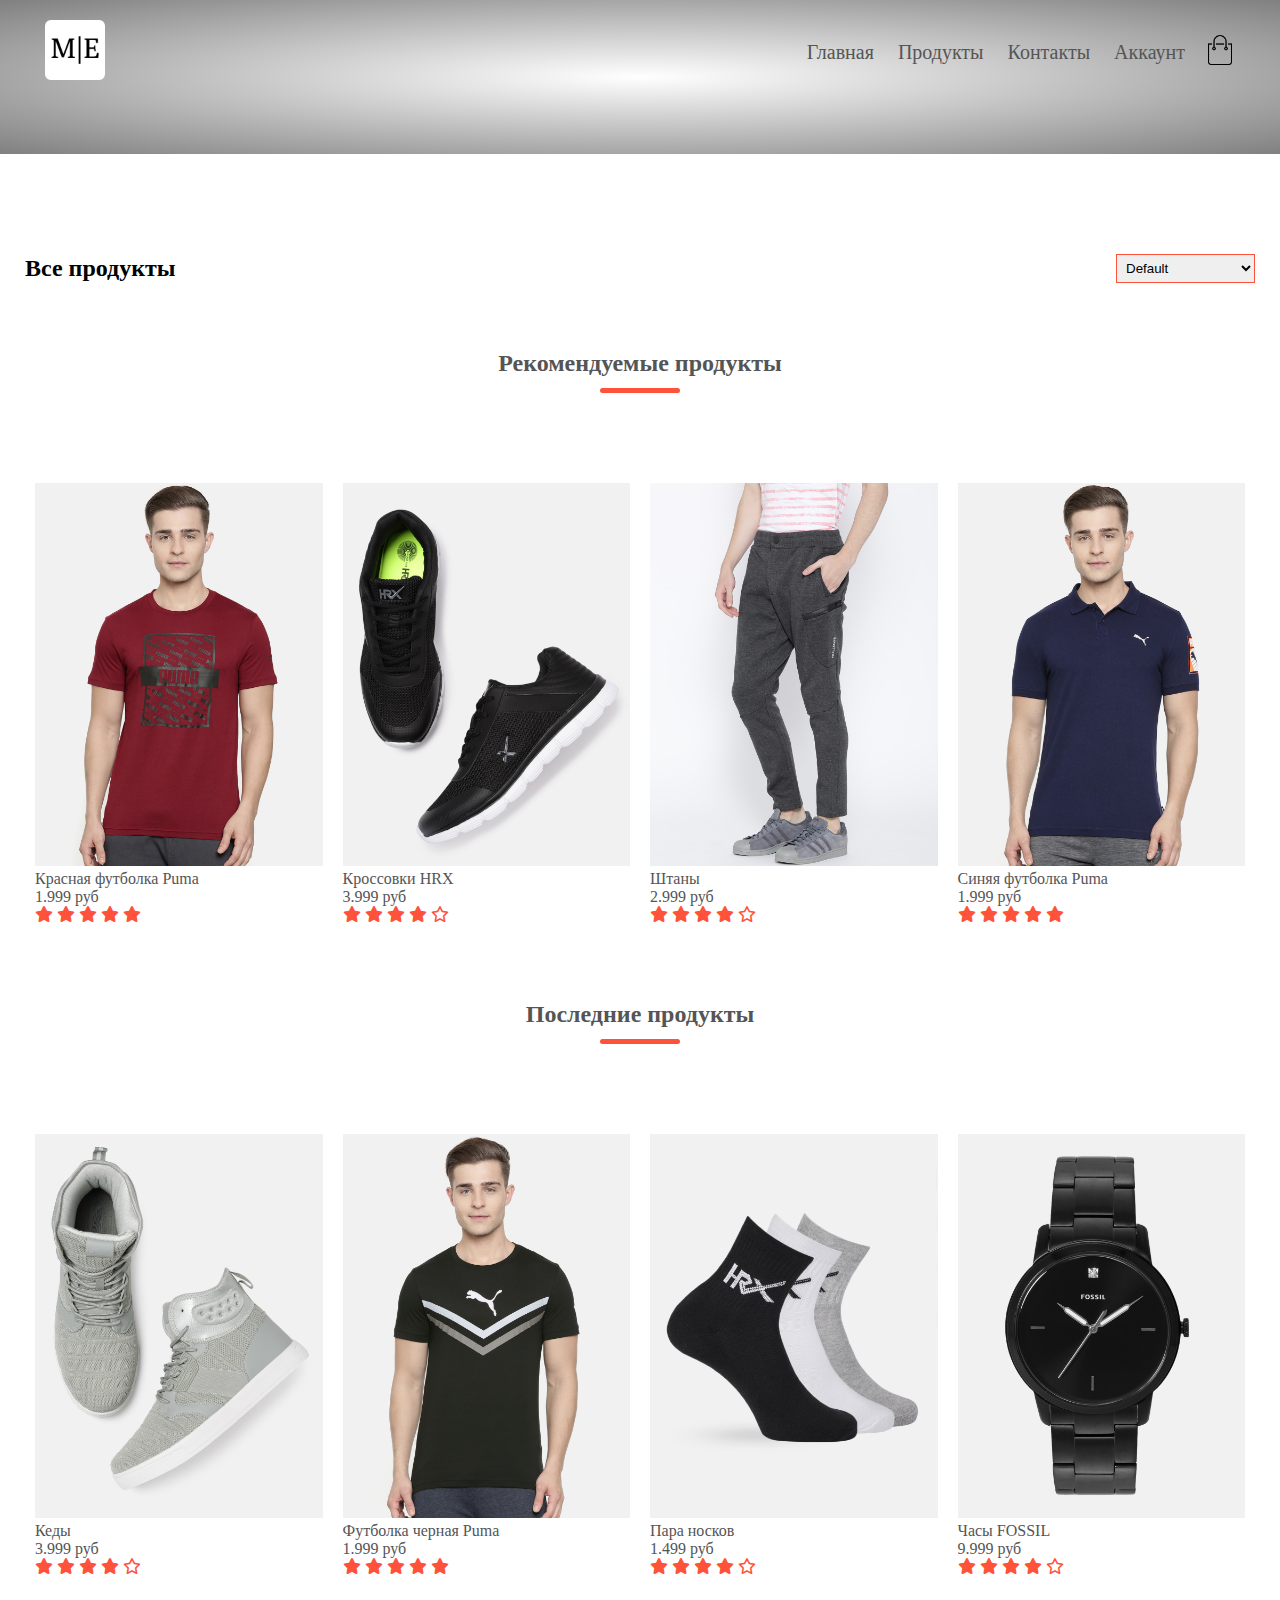
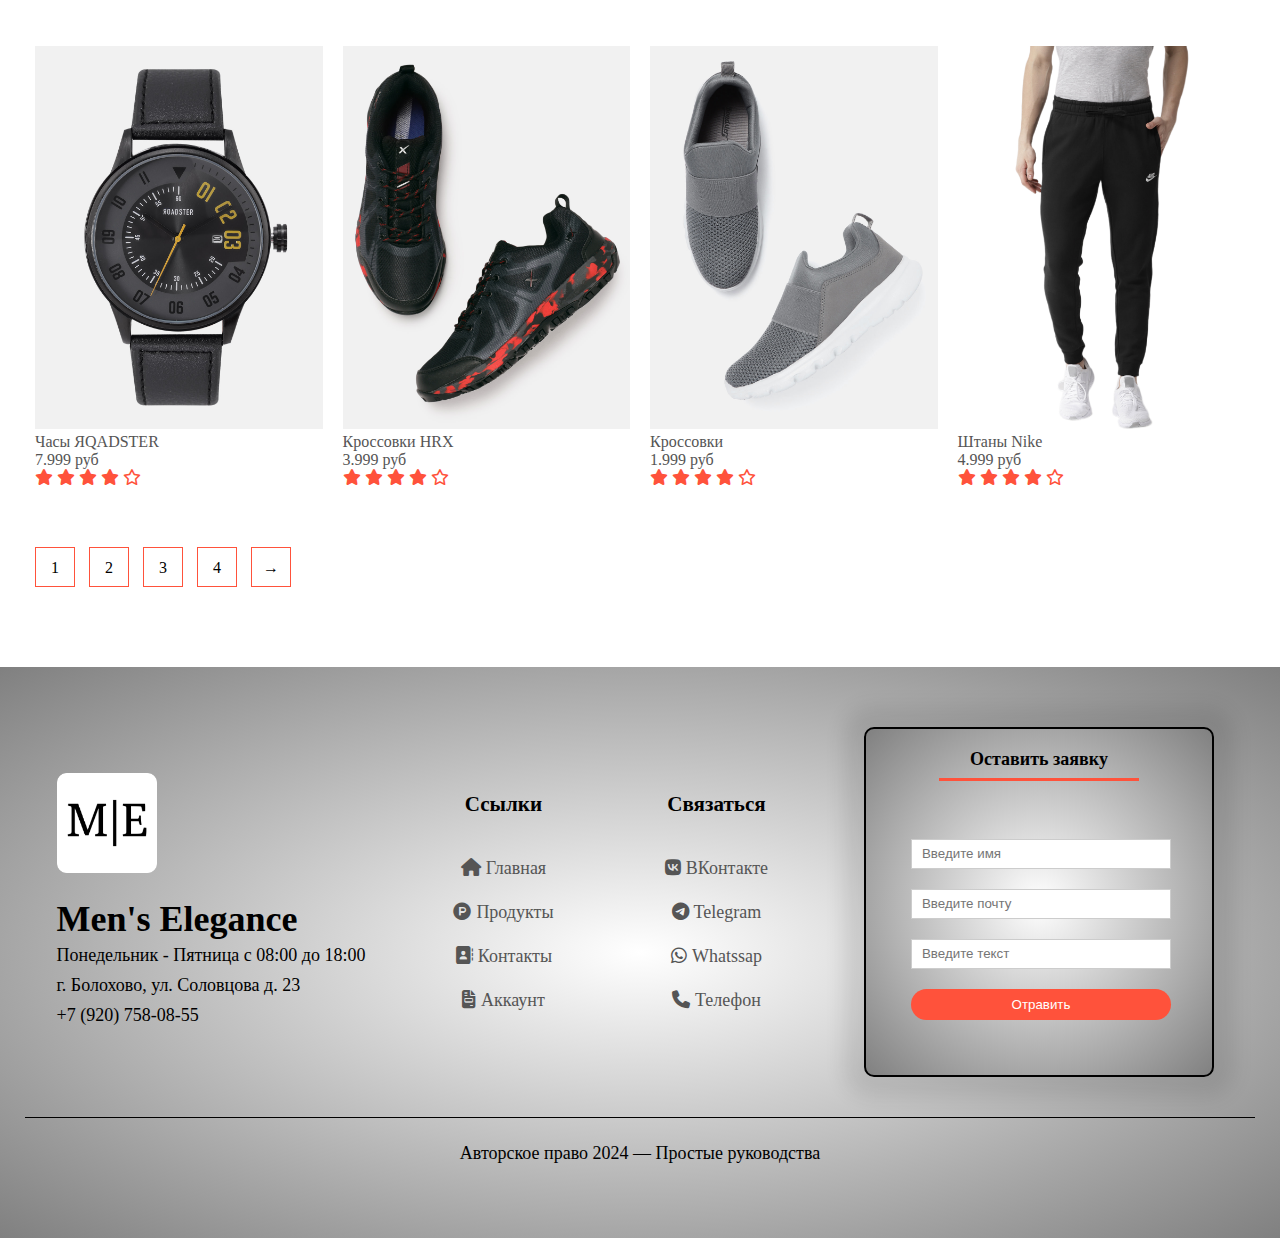
<file: products.html>
<!DOCTYPE html>
<html lang="en">
<head>
    <meta charset="UTF-8">
    <meta name="viewport" content="width=device-width, initial-scale=1.0">
    <link rel="stylesheet" href="style.css">
    <link rel="stylesheet" href="https://cdnjs.cloudflare.com/ajax/libs/font-awesome/6.5.1/css/all.min.css">
    <title>Men's Elegance</title>
</head>
<body>

    <!----- header section ------>
    <header style="background: radial-gradient(#fff, gray); width: 100%;">
        <div class="container">

            <div class="navbar">
                <div class="logo">
                    <a href="index.html"><img src="images/logos.png" alt="logo" width="60px"></a>
                </div>
                <nav>
                    <ul id="MenuItems">
                        <li><a href="index.html">Главная</a></li>
                        <li><a href="#">Продукты</a></li>
                        <li><a id="contact">Контакты</a></li>
                        <li><a href="account.html">Аккаунт</a></li>
                    </ul>
                </nav>
                <a href="cart.html"><img src="images/cart.png" alt="cart" width="30px" height="30px"></a>
                <img src="images/menu.png" class="menu-icon" onclick="menutoggle()" alt="menu">
            </div>

        </div>
    </header>

    <!----- products section ------>

    <div class="small-container">

        <div class="row row-2">
            <h2>Все продукты</h2>
            <select>
                <option>Default</option>
                <option>По цене</option>
                <option>По популярности</option>
                <option>По рейтингу</option>
                <option>По скидке</option>
            </select>
        </div>

        <h2 class="title">Рекомендуемые продукты</h2>
        <div class="row">
            <div class="col-4">
                <a href="product.html"><img src="images/product-1.jpg" alt="product1"></a>
                <h4>Красная футболка Puma</h4>
                <p>1.999 руб</p>
                <div class="rating">
                    <i class="fa-solid fa-star"></i>
                    <i class="fa-solid fa-star"></i>
                    <i class="fa-solid fa-star"></i>
                    <i class="fa-solid fa-star"></i>
                    <i class="fa-solid fa-star"></i>
                </div>
            </div>
            <div class="col-4">
                <img src="images/product-2.jpg" alt="product2">
                <h4>Кроссовки HRX</h4>
                <p>3.999 руб</p>
                <div class="rating">
                    <i class="fa-solid fa-star"></i>
                    <i class="fa-solid fa-star"></i>
                    <i class="fa-solid fa-star"></i>
                    <i class="fa-solid fa-star"></i>
                    <i class="fa-regular fa-star"></i>
                </div>
            </div>
            <div class="col-4">
                <img src="images/product-3.jpg" alt="product3">
                <h4>Штаны</h4>
                <p>2.999 руб</p>
                <div class="rating">
                    <i class="fa-solid fa-star"></i>
                    <i class="fa-solid fa-star"></i>
                    <i class="fa-solid fa-star"></i>
                    <i class="fa-solid fa-star"></i>
                    <i class="fa-regular fa-star"></i>
                </div>
            </div>
            <div class="col-4">
                <img src="images/product-4.jpg" alt="product4">
                <h4>Синяя футболка Puma</h4>
                <p>1.999 руб</p>
                <div class="rating">
                    <i class="fa-solid fa-star"></i>
                    <i class="fa-solid fa-star"></i>
                    <i class="fa-solid fa-star"></i>
                    <i class="fa-solid fa-star"></i>
                    <i class="fa-solid fa-star"></i>
                </div>
            </div>
        </div>

        <h2 class="title">Последние продукты</h2>

        <div class="row">
            <div class="col-4">
                <img src="images/product-5.jpg" alt="product5">
                <h4>Кеды</h4>
                <p>3.999 руб</p>
                <div class="rating">
                    <i class="fa-solid fa-star"></i>
                    <i class="fa-solid fa-star"></i>
                    <i class="fa-solid fa-star"></i>
                    <i class="fa-solid fa-star"></i>
                    <i class="fa-regular fa-star"></i>
                </div>
            </div>
            <div class="col-4">
                <img src="images/product-6.jpg" alt="product6">
                <h4>Футболка черная Puma</h4>
                <p>1.999 руб</p>
                <div class="rating">
                    <i class="fa-solid fa-star"></i>
                    <i class="fa-solid fa-star"></i>
                    <i class="fa-solid fa-star"></i>
                    <i class="fa-solid fa-star"></i>
                    <i class="fa-solid fa-star"></i>
                </div>
            </div>
            <div class="col-4">
                <img src="images/product-7.jpg" alt="product7">
                <h4>Пара носков</h4>
                <p>1.499 руб</p>
                <div class="rating">
                    <i class="fa-solid fa-star"></i>
                    <i class="fa-solid fa-star"></i>
                    <i class="fa-solid fa-star"></i>
                    <i class="fa-solid fa-star"></i>
                    <i class="fa-regular fa-star"></i>
                </div>
            </div>
            <div class="col-4">
                <img src="images/product-8.jpg" alt="product8">
                <h4>Часы FOSSIL</h4>
                <p>9.999 руб</p>
                <div class="rating">
                    <i class="fa-solid fa-star"></i>
                    <i class="fa-solid fa-star"></i>
                    <i class="fa-solid fa-star"></i>
                    <i class="fa-solid fa-star"></i>
                    <i class="fa-regular fa-star"></i>
                </div>
            </div>
        </div>

        <div class="row">
            <div class="col-4">
                <img src="images/product-9.jpg" alt="product9">
                <h4>Часы ЯQADSTER</h4>
                <p>7.999 руб</p>
                <div class="rating">
                    <i class="fa-solid fa-star"></i>
                    <i class="fa-solid fa-star"></i>
                    <i class="fa-solid fa-star"></i>
                    <i class="fa-solid fa-star"></i>
                    <i class="fa-regular fa-star"></i>
                </div>
            </div>
            <div class="col-4">
                <img src="images/product-10.jpg" alt="product10">
                <h4>Кроссовки HRX</h4>
                <p>3.999 руб</p>
                <div class="rating">
                    <i class="fa-solid fa-star"></i>
                    <i class="fa-solid fa-star"></i>
                    <i class="fa-solid fa-star"></i>
                    <i class="fa-solid fa-star"></i>
                    <i class="fa-regular fa-star"></i>
                </div>
            </div>
            <div class="col-4">
                <img src="images/product-11.jpg" alt="product11">
                <h4>Кроссовки</h4>
                <p>1.999 руб</p>
                <div class="rating">
                    <i class="fa-solid fa-star"></i>
                    <i class="fa-solid fa-star"></i>
                    <i class="fa-solid fa-star"></i>
                    <i class="fa-solid fa-star"></i>
                    <i class="fa-regular fa-star"></i>
                </div>
            </div>
            <div class="col-4">
                <img src="images/product-12.png" alt="product12">
                <h4>Штаны Nike</h4>
                <p>4.999 руб</p>
                <div class="rating">
                    <i class="fa-solid fa-star"></i>
                    <i class="fa-solid fa-star"></i>
                    <i class="fa-solid fa-star"></i>
                    <i class="fa-solid fa-star"></i>
                    <i class="fa-regular fa-star"></i>
                </div>
            </div>

        </div>

        <div class="page-btn">
            <span>1</span>
            <span>2</span>
            <span>3</span>
            <span>4</span>
            <span>&#8594;</span>
        </div>

    </div>

    <!----- footer section ------>

    <div class="footer" id="footer">
        <div class="container">
            <div class="row">
                <div class="footer-col-2">
                    <a href="index.html"><img src="images/logos.png" alt="logos"></a>
                    <h1>Men's Elegance</h1>
                    <p>Понедельник - Пятница с 08:00 до 18:00</p>
                    <p>г. Болохово, ул. Соловцова д. 23</p>
                    <p>+7 (920) 758-08-55</p>
               </div>
                <div class="footer-col-3">
                    <h3>Ссылки</h3>
                    <ul>
                        <li><a href="index.html"><i class="fa-solid fa-house"></i>Главная</a></li>
                        <li><a href="#"><i class="fa-brands fa-product-hunt"></i>Продукты</a></li>
                        <li><a href="#"><i class="fa-solid fa-address-book"></i>Контакты</a></li>
                        <li><a href="account.html"><i class="fa-solid fa-file-invoice"></i>Аккаунт</a></li>
                    </ul>
                </div>
                <div class="footer-col-4">
                    <h3>Связаться</h3>
                    <ul>
                        <li><a href="https://vk.com/nn1les" target="_blank"><i class="fa-brands fa-vk"></i>ВКонтакте</a></li>
                        <li><a href="https://t.me/nn1les" target="_blank"><i class="fa-brands fa-telegram"></i>Telegram</a></li>
                        <li><a href="https://api.whatsapp.com/send?phone=79207580855" target="_blank"><i class="fa-brands fa-whatsapp"></i>Whatssap</a></li>
                        <li><a href="tel:+79207580855"><i class="fa-solid fa-phone"></i>Телефон</a></li>
                    </ul>
                </div>
                <div class="footer-col-1">
                    
                    <div class="form-containers">
                        <div class="form-btn">
                            <span>Оставить заявку</span>
                            <hr id="Indicators">
                        </div> 
                        <form method="post" action="sms.php">
                            <input type="text" placeholder="Введите имя" name="name">
                            <input type="email" placeholder="Введите почту" name="email">
                            <input type="text" placeholder="Введите текст" name="text">
                            <button type="submit" class="btn">Отравить</button>
                        </form>
            
                      </div>
                      
                </div>
            </div>
            <hr>
            <p class="copyright">Авторское право 2024 — Простые руководства</p>
        </div>
    </div>

    <script>

    var MenuItems = document.getElementById("MenuItems");
    MenuItems.style.maxHeight = "0px";
    function menutoggle() {
        if(MenuItems.style.maxHeight == "0px")
            {
                 MenuItems.style.maxHeight = "200px";
            }
        else
            {
                MenuItems.style.maxHeight = "0px";
            }
    }
    
    </script>
        
    <script>
    
    document.getElementById("contact").onclick = function ()  {
        document.getElementById("footer").scrollIntoView({behavior: "smooth"});
    }
    
    </script>
    

</body>
</html>
</file>
<file: style.css>
* {
    margin: 0;
    padding: 0;
    box-sizing: border-box;
}

/* header  section */

.navbar {
    display: flex;
    align-items: center;
    padding: 20px;
}

nav {
    flex: 1;
    text-align: right;
}

nav ul {
    display: inline-block;
    list-style-type: none;
}

nav ul li {
    display: inline-block;
    margin-right: 20px;
    font-size: 20px;
}

a {
    text-decoration: none;
    color: #555;
}

nav a:hover {
    background: #ff523b;
    color: #fff;
    padding: 8px 30px;
    margin: 30px 0;
    border-radius: 30px;
    transition: background 0.5s;
}

.footer li a:hover {
    background: #ff523b;
    color: #fff;
    padding: 8px 30px;
    margin: 30px 0;
    border-radius: 30px;
    transition: background 0.5s;
}

p {
    color: #555;
}

.container {
    max-width: 1600px;
    max-height: 900px;
    margin: auto;
    padding-left: 25px;
    padding-right: 25px;
    padding-bottom: 50px;
}

.row {
    display: flex;
    align-items: center;
    flex-wrap: wrap;
    justify-content: space-around;
}

.col-2 {
    flex-basis: 50%;
    min-width: 300px;
}

.col-2 img {
    max-width: 100%;
}

.header .col-2 h1 {
    font-size: 55px;
    line-height: 30px;
    margin: 25px 0;
    padding-left: 20px;
}

.col-2 h1 {
    font-size: 50px;
    line-height: 30px;
    margin: 25px 0;
}

.header .col-2 p {
    font-size: 25px;
    margin-left: 20px;
}

.col-2 p {
    padding-top: 10px;
    font-size: 15px;
}

.header .col-2 .btn {
    margin-left: 20px;
}

.header .btn {
    display: inline-block;
    background: #ff523b;
    color: #fff;
    padding: 8px 20px;
    margin: 20px 0;
    border-radius: 30px;
    transition: background 0.5s;
    font-size: 20px;
}

.btn {
    display: inline-block;
    background: #ff523b;
    color: #fff;
    padding: 8px 30px;
    margin: 30px 0;
    border-radius: 30px;
    transition: background 0.5s;
}

.btn:hover {
    background: #563434;
}

.header {
    background: radial-gradient(#fff, gray);
}

/* categories  section */

.categories {
    margin: 70px 0;
}

.col-3 {
    flex-basis: 30%;
    min-width: 250px;
    margin-bottom: 30px;
}

.col-3 img {
    width: 100%;
}

.small-container {
    max-width: 1380px;
    margin: auto;
    padding-left: 25px;
    padding-right: 25px;
}

/* products  section */

.col-4 {
    flex-basis: 25%;
    padding: 10px;
    min-width: 200px;
    margin-bottom: 50px;
    transition: transform 0.5s;
}

.col-4 img {
    width: 100%;
}

.title {
    text-align: center;
    margin: 0 auto 80px;
    position: relative;
    line-height: 60px;
    color: #555;
}

.title::after {
    content: '';
    background: #ff523b;
    width: 80px;
    height: 5px;
    border-radius: 5px;
    position: absolute;
    bottom: 0;
    left: 50%;
    transform: translateX(-50%)
}

h4 {
    color: #555;
    font-weight: normal;
}

.col-4 .p {
    font-size: 14px;
}

.rating .fa-solid {
    color: #ff523b;
}

.rating .fa-regular {
    color: #ff523b;
}

.col-4:hover {
    transform: translateY(-5px);
}

/* offer  section */

.offer {
    background: radial-gradient(#fff, gray);
    margin-top: 80px;
    padding: 30px 0;
}

.col-2 .offer-img {
    padding: 50px;
}

small {
    color: #555;
}

/* testimonial  section */

.testimonial {
    padding-top: 100px;
}

.testimonial .col-3 {
    text-align: center;
    padding: 40px 20px;
    box-shadow: 0 0 20px 20px rgba(0, 0, 0, 0.1);
    cursor: pointer;
    transition: transform 0.5s;
}

.testimonial .col-3 img {
    width: 35%;
    margin-top: 20px;
    border-radius: 50%;
}

.testimonial .col-3:hover {
    transform: translateY(-10px);
}

.fa-quote-left {
    font-size: 34px;
    color: #ff523b;
}

.col-3 p {
    font-size: 15px;
    margin: 12px 0;
    color: #777;
}

.testimonial .col-3 h3 {
    font-weight: 600;
    color: #555;
    font-size: 16px;
}

/* brands  section */

.brands {
    margin: 100px auto;
}

.col-5 {
    width: 160px;
}

.col-5 img {
    width: 100%;
    cursor: pointer;
    filter: grayscale(100%);
}

.col-5 img:hover {
    filter: grayscale(0);
}

/* footer  section */

.footer {
    background: radial-gradient(#fff, gray);
    color: #8a8a8a;
    font-size: 18px;
    padding: 60px 0 20px;
}

.footer p {
    color: black;
    line-height: 30px;
}

.footer h3 {
    color: black;
    margin-bottom: 20px;
}

.footer-col-1, .footer-col-2, .footer-col-3, .footer-col-4 {
    min-width: 150px;
    margin-bottom: 20px;
}

.footer-col-1 {
    flex-basis: 30%;
}

.footer-col-2 {
    color: black;
}

.footer-col-2 img {
    width: 100px;
    margin-bottom: 20px;
}

.footer-col-3,  .footer-col-4{
    flex-basis: 12%;
    text-align: center;
    line-height: 44px;
}

.fa-house, .fa-product-hunt, .fa-address-card, .fa-address-book, .fa-file-invoice {
    padding-right: 5px;
}

.fa-instagram, .fa-telegram, .fa-whatsapp, .fa-phone, .fa-vk {
    padding-right: 5px;
}

ul {
    list-style-type: none;
}

.footer hr {
    border: none;
    background: black;
    height: 1px;
    margin: 20px 0;
}

.copyright {
    text-align: center;
}

.menu-icon {
    width: 28px;
    margin-left: 20px;
    display: none;
}

/* all products */

.row-2 {
    justify-content: space-between;
    margin: 100px auto 50px;
}

select {
    border: 1px solid #ff523b;
    padding: 5px;
}

select:focus {
    outline: none;
}

.page-btn {
    margin: 0 auto 80px;
}

.page-btn span {
    display: inline-block;
    border: 1px solid #ff523b;
    margin-left: 10px;
    width: 40px;
    height: 40px;
    text-align: center;
    line-height: 40px;
    cursor: pointer;
}

.page-btn span:hover {
    background: #ff523b;
    color: #fff;
}

/* product section */

.single-product {
    margin-top: 80px;
}

.single-product .col-2 img {
    padding: 0;
}

.single-product .col-2 {
    padding: 20px;
}

.single-product h4 {
    margin: 20px 0;
    font-size: 22px;
    font-weight: bold;
}

.single-product select {
    display: block;
    padding: 10px;
    margin-top: 20px;
}

.single-product input {
    width: 50px;
    height: 40px;
    padding-left: 10px;
    font-size: 20px;
    margin-right: 10px;
    border: 1px solid #ff523b;
}

input:focus {
    outline: none;
}

.single-product .fa-indent {
    color: #ff523b;
    margin-left: 10px;
}

.small-img-row {
    display: flex;
    justify-content: space-between;
}

.small-img-col {
    flex-basis: 24%;
    cursor: pointer;
}

.small-container a p {
    color: white;
}

/* cart  section */

.cart-page {
    margin: 80px auto;
}

table {
    width: 100%;
    border-collapse: collapse;
}

.cart-info {
    display: flex;
    flex-wrap: wrap;
}

th {
    text-align: left;
    padding: 5px;
    color: #fff;
    background: #ff523b;
    font-weight: normal;
    font-size: 20px;
}

td {
    padding: 10px 5px;
    font-size: 20px;
}

td input {
    width: 40px;
    height: 30px;
    padding: 5px;
    font-size: 20px;
}

td p {
    line-height: 25px;
    font-size: 20px;
}

td a {
    color: #ff523b;
    font-size: 20px;
}

td img {
    width: 250px;
    height: 250px;
    margin-right: 10px;
}

.total-price {
    display: flex;
    justify-content: flex-end;
}

.total-price table {
    font-size: 20px;
    border-top: 3px solid #ff523b;
    width: 100%;
    max-width: 350px;
}

td:last-child {
    text-align: right;
}

th:last-child {
    text-align: right;
}

/* account  section */

.account-page {
    padding: 50px 0;
}

.form-container {
    background: radial-gradient(#fff, gray);
    border: 2px solid black;
    border-radius: 10px;
    width: 350px;
    height: 350px;
    position: relative;
    text-align: center;
    padding: 20px 0;
    margin: auto;
    box-shadow: 0 0 20px 20px rgba(0, 0, 0, 0.1);
    overflow: hidden;
}

.form-container span {
    font-weight: bold;
    padding: 0 10px;
    color: black;
    cursor: pointer;
    width: 100px;
    display: inline-block;
}

.form-btn {
    display: inline-block;
}

.form-container form {
    max-width: 300px;
    padding: 0 20px;
    position: absolute;
    top: 100px;
    transition: transform 1s;
}

form input {
    width: 100%;
    height: 30px;
    margin: 10px 0;
    padding: 0 10px;
    border: 1px solid #ccc;
}

form .btn {
    width: 100%;
    border: none;
    cursor: pointer;
    margin: 10px 0;
}

form .btn:focus {
    outline: none;
}

#LoginForm {
    left: -300px;
}

#RegForm {
    left: 25px;
}

form a {
    font-size: 15px;
}

form a:hover {
    color: #ff523b;
}

#Indicator {
    width: 100px;
    border: none;
    background: #ff523b;
    height: 3px;
    margin-top: 8px;
    transform: translateX(100px);
    transition: transform 1s;
}

.form-containers {
    background: radial-gradient(#fff, gray);
    border: 2px solid black;
    border-radius: 10px;
    width: 350px;
    height: 350px;
    position: relative;
    text-align: center;
    padding: 20px 0;
    margin: auto;
    box-shadow: 0 0 20px 20px rgba(0, 0, 0, 0.1);
}

.form-containers span {
    font-weight: bold;
    padding: 0 10px;
    color: black;
    width: 200px;
    display: inline-block;
}

.form-containers form {
    max-width: 300px;
    padding: 0 20px;
    position: absolute;
    top: 100px;
    left: 25px;
}

#Indicators {
    width: 200px;
    border: none;
    background: #ff523b;
    height: 3px;
    margin-top: 8px;
}


/* media menu 1200px section */

@media only  screen and (min-width: 1201px) {
    .header .col-2 h1 {
        font-size: 60px;
    }

    .header .col-2 p {
        font-size: 30px;
    }

    .header .btn {
        font-size: 20px;
    }
}

/* media menu 1200px section */

@media only  screen and (max-width: 1200px) {
    .header .col-2 h1 {
        font-size: 40px;
    }

    .header .col-2 p {
        font-size: 20px;
    }

    .header .btn {
        font-size: 10px;
    }
}

/* media menu 800px section */

@media only screen and (max-width: 800px) {

    nav ul {
        position: absolute;
        top: 70px;
        left: 0;
        background: #333;
        width: 100%;
        overflow: hidden;
        transition: max-height 0.5s;
    }
    nav ul li {
        display: block;
        margin-right: 50px;
        margin-right: 10px;
        margin-bottom: 10px;
    }
    nav ul li a {
        color: #fff;
    }
    .menu-icon {
        display: block;
        cursor: pointer;
    }
    .header .col-2 h1 {
        font-size: 35px;
    }

    .header .col-2 p {
        font-size: 15px;
    }

    .header .btn {
        font-size: 10px;
    }

}

/* media menu 650px section */

@media only screen and (max-width: 650px) {

    .row {
        text-align: center;
    }
    .col-2, .col-3, .col-4 {
        flex-basis: 100%;
    }
    .single-product .row {
        text-align: left;
    }
    .single-product .col-2 {
        padding: 20px 0;
    }
    .single-product h1 {
        font-size: 26px;
        line-height: 32px;
    }
    .header .col-2 h1 {
        font-size: 50px;
    }
    .header .col-2 p {
        font-size: 20px;
    }
    .header .btn {
        font-size: 15px;
    }
    .cart-info {
        display: none;
    }

}
</file>
